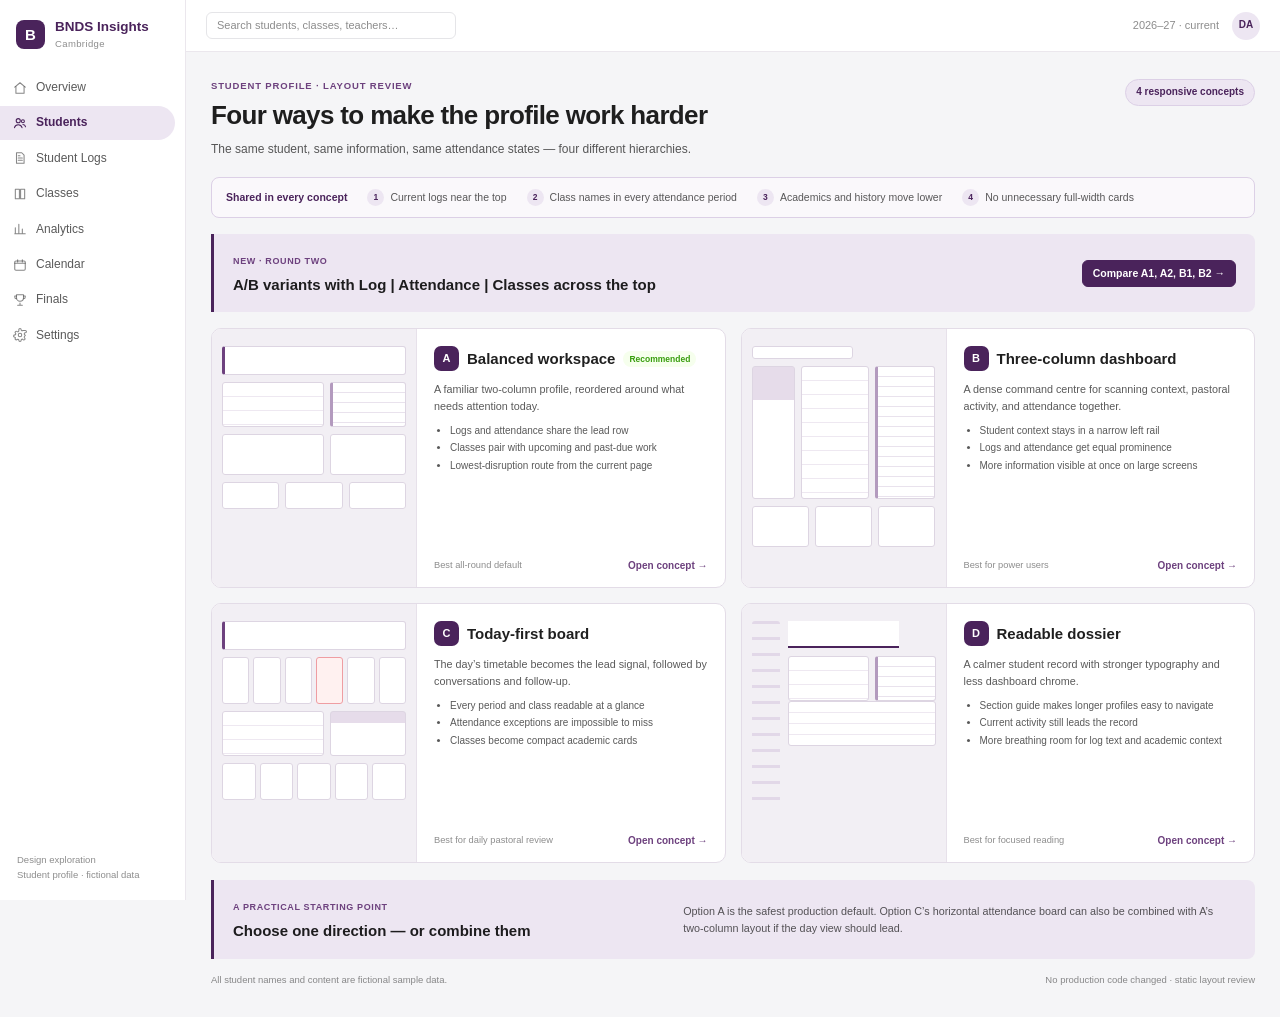
<file: index.html>
<!doctype html>
<html lang="en">
<head>
  <meta charset="utf-8">
  <meta name="viewport" content="width=device-width,initial-scale=1">
  <title>Student profile — four layout concepts</title>
  <link rel="stylesheet" href="styles.css">
  <link rel="stylesheet" href="variants.css">
  <script src="shared.js" defer></script>
</head>
<body class="chooser-body">
  <div class="app">
    <student-sidebar></student-sidebar>
    <div class="workspace">
      <header class="app-topbar">
        <div class="mobile-brand">BNDS Insights</div>
        <div class="top-search">Search students, classes, teachers…</div>
        <div class="top-context"><span>2026–27 · current</span><span class="user-avatar">DA</span></div>
      </header>
      <main class="main chooser-main">
        <div class="chooser-heading">
          <div>
            <div class="eyebrow">Student profile · layout review</div>
            <h1>Four ways to make the profile work harder</h1>
            <p>The same student, same information, same attendance states — four different hierarchies.</p>
          </div>
          <span class="review-badge">4 responsive concepts</span>
        </div>

        <section class="shared-improvements" aria-label="Shared improvements">
          <strong>Shared in every concept</strong>
          <span><i>1</i>Current logs near the top</span>
          <span><i>2</i>Class names in every attendance period</span>
          <span><i>3</i>Academics and history move lower</span>
          <span><i>4</i>No unnecessary full-width cards</span>
        </section>

        <section class="decision-note round-two-callout">
          <div><span class="decision-label">New · round two</span><h2>A/B variants with Log | Attendance | Classes across the top</h2></div>
          <a class="btn primary" href="three-columns.html">Compare A1, A2, B1, B2 →</a>
        </section>

        <div class="concept-grid">
          <a class="concept-card" href="option-a-workspace.html">
            <div class="concept-preview preview-a" aria-hidden="true">
              <div class="wire-header"></div>
              <div class="wire-columns two"><span class="wire-log"></span><span class="wire-attendance"></span></div>
              <div class="wire-columns two lower"><span></span><span></span></div>
              <div class="wire-columns three tiny"><span></span><span></span><span></span></div>
            </div>
            <div class="concept-copy">
              <div class="concept-title-row"><span class="concept-letter">A</span><h2>Balanced workspace</h2><span class="recommended">Recommended</span></div>
              <p>A familiar two-column profile, reordered around what needs attention today.</p>
              <ul><li>Logs and attendance share the lead row</li><li>Classes pair with upcoming and past-due work</li><li>Lowest-disruption route from the current page</li></ul>
              <div class="concept-footer"><span>Best all-round default</span><b>Open concept →</b></div>
            </div>
          </a>

          <a class="concept-card" href="option-b-columns.html">
            <div class="concept-preview preview-b" aria-hidden="true">
              <div class="wire-toolbar"></div>
              <div class="wire-columns three tall"><span class="wire-context"></span><span class="wire-log"></span><span class="wire-attendance"></span></div>
              <div class="wire-columns three lower"><span></span><span></span><span></span></div>
            </div>
            <div class="concept-copy">
              <div class="concept-title-row"><span class="concept-letter">B</span><h2>Three-column dashboard</h2></div>
              <p>A dense command centre for scanning context, pastoral activity, and attendance together.</p>
              <ul><li>Student context stays in a narrow left rail</li><li>Logs and attendance get equal prominence</li><li>More information visible at once on large screens</li></ul>
              <div class="concept-footer"><span>Best for power users</span><b>Open concept →</b></div>
            </div>
          </a>

          <a class="concept-card" href="option-c-today.html">
            <div class="concept-preview preview-c" aria-hidden="true">
              <div class="wire-header"></div>
              <div class="wire-board"><span></span><span></span><span></span><span></span><span></span><span></span></div>
              <div class="wire-columns two"><span class="wire-log"></span><span class="wire-context"></span></div>
              <div class="wire-class-cards"><span></span><span></span><span></span><span></span><span></span></div>
            </div>
            <div class="concept-copy">
              <div class="concept-title-row"><span class="concept-letter">C</span><h2>Today-first board</h2></div>
              <p>The day’s timetable becomes the lead signal, followed by conversations and follow-up.</p>
              <ul><li>Every period and class readable at a glance</li><li>Attendance exceptions are impossible to miss</li><li>Classes become compact academic cards</li></ul>
              <div class="concept-footer"><span>Best for daily pastoral review</span><b>Open concept →</b></div>
            </div>
          </a>

          <a class="concept-card" href="option-d-dossier.html">
            <div class="concept-preview preview-d" aria-hidden="true">
              <div class="wire-dossier"><span class="wire-guide"></span><div><div class="wire-title"></div><div class="wire-columns two"><span class="wire-log"></span><span class="wire-attendance"></span></div><div class="wire-lines"></div></div></div>
            </div>
            <div class="concept-copy">
              <div class="concept-title-row"><span class="concept-letter">D</span><h2>Readable dossier</h2></div>
              <p>A calmer student record with stronger typography and less dashboard chrome.</p>
              <ul><li>Section guide makes longer profiles easy to navigate</li><li>Current activity still leads the record</li><li>More breathing room for log text and academic context</li></ul>
              <div class="concept-footer"><span>Best for focused reading</span><b>Open concept →</b></div>
            </div>
          </a>
        </div>

        <section class="decision-note">
          <div><span class="decision-label">A practical starting point</span><h2>Choose one direction — or combine them</h2></div>
          <p>Option A is the safest production default. Option C’s horizontal attendance board can also be combined with A’s two-column layout if the day view should lead.</p>
        </section>
        <footer class="mockup-foot"><span>All student names and content are fictional sample data.</span><span>No production code changed · static layout review</span></footer>
      </main>
    </div>
  </div>
</body>
</html>
</file>
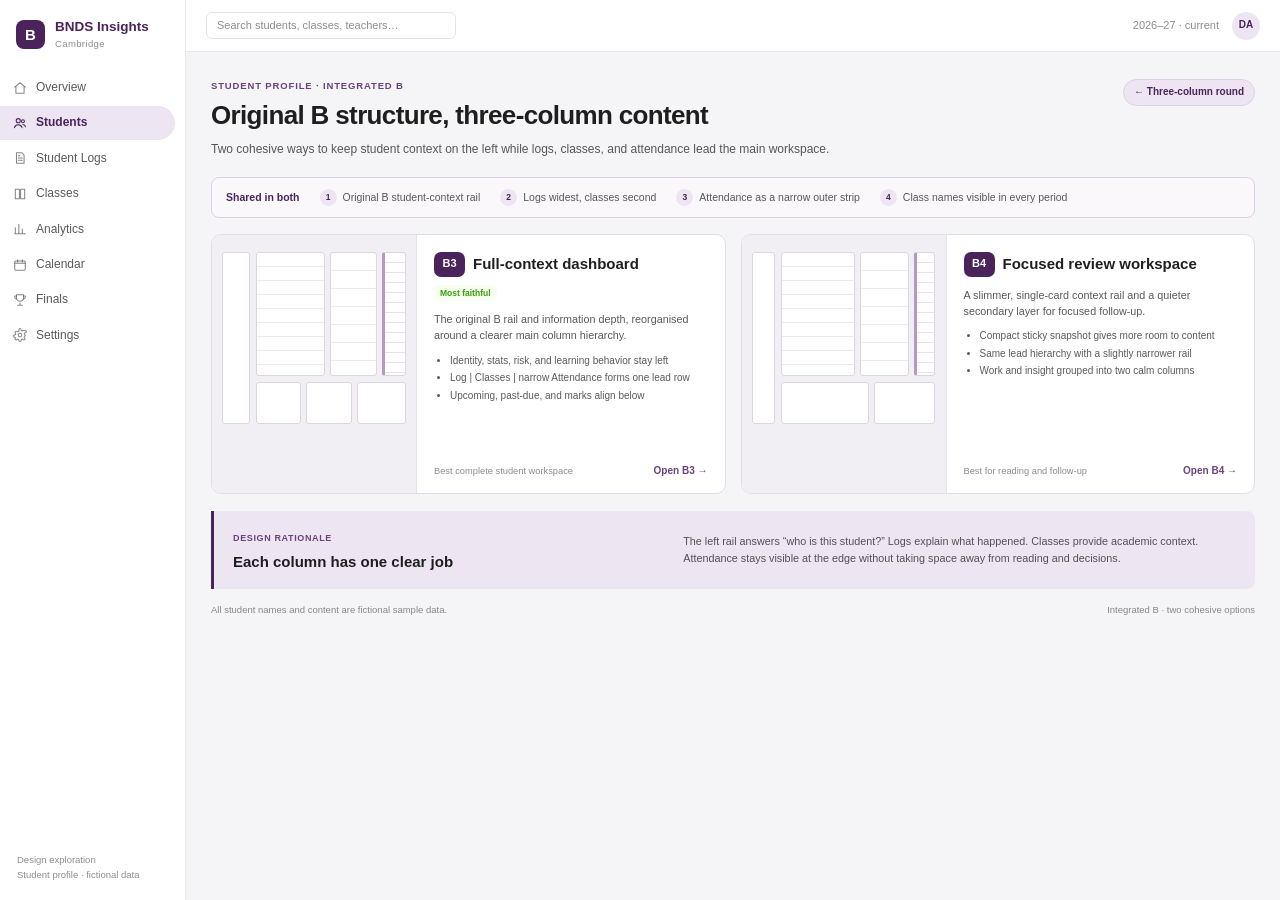
<file: integrated.html>
<!doctype html>
<html lang="en">
<head>
  <meta charset="utf-8">
  <meta name="viewport" content="width=device-width,initial-scale=1">
  <title>Student profile — integrated B options</title>
  <link rel="stylesheet" href="styles.css">
  <link rel="stylesheet" href="variants.css">
  <link rel="stylesheet" href="integrated.css">
  <script src="shared.js" defer></script>
</head>
<body class="chooser-body">
  <div class="app">
    <student-sidebar></student-sidebar>
    <div class="workspace">
      <header class="app-topbar"><div class="mobile-brand">BNDS Insights</div><div class="top-search">Search students, classes, teachers…</div><div class="top-context"><span>2026–27 · current</span><span class="user-avatar">DA</span></div></header>
      <main class="main chooser-main">
        <div class="chooser-heading"><div><div class="eyebrow">Student profile · integrated B</div><h1>Original B structure, three-column content</h1><p>Two cohesive ways to keep student context on the left while logs, classes, and attendance lead the main workspace.</p></div><a class="review-badge" href="three-columns.html">← Three-column round</a></div>
        <section class="shared-improvements" aria-label="Shared integrated features"><strong>Shared in both</strong><span><i>1</i>Original B student-context rail</span><span><i>2</i>Logs widest, classes second</span><span><i>3</i>Attendance as a narrow outer strip</span><span><i>4</i>Class names visible in every period</span></section>
        <div class="concept-grid">
          <a class="concept-card" href="option-b3-integrated.html">
            <div class="concept-preview integrated-preview preview-b3" aria-hidden="true"><div class="wire-integrated"><span></span><div class="wire-integrated-main"><div class="wire-integrated-top"><span class="wire-log"></span><span class="wire-classes"></span><span class="wire-attendance"></span></div><div class="wire-integrated-lower"><span></span><span></span><span></span></div></div></div></div>
            <div class="concept-copy"><div class="concept-title-row"><span class="concept-letter variant-letter">B3</span><h2>Full-context dashboard</h2><span class="recommended">Most faithful</span></div><p>The original B rail and information depth, reorganised around a clearer main column hierarchy.</p><ul><li>Identity, stats, risk, and learning behavior stay left</li><li>Log | Classes | narrow Attendance forms one lead row</li><li>Upcoming, past-due, and marks align below</li></ul><div class="concept-footer"><span>Best complete student workspace</span><b>Open B3 →</b></div></div>
          </a>
          <a class="concept-card" href="option-b4-focused.html">
            <div class="concept-preview integrated-preview preview-b4" aria-hidden="true"><div class="wire-integrated"><span></span><div class="wire-integrated-main"><div class="wire-integrated-top"><span class="wire-log"></span><span class="wire-classes"></span><span class="wire-attendance"></span></div><div class="wire-integrated-lower"><span></span><span></span></div></div></div></div>
            <div class="concept-copy"><div class="concept-title-row"><span class="concept-letter variant-letter">B4</span><h2>Focused review workspace</h2></div><p>A slimmer, single-card context rail and a quieter secondary layer for focused follow-up.</p><ul><li>Compact sticky snapshot gives more room to content</li><li>Same lead hierarchy with a slightly narrower rail</li><li>Work and insight grouped into two calm columns</li></ul><div class="concept-footer"><span>Best for reading and follow-up</span><b>Open B4 →</b></div></div>
          </a>
        </div>
        <section class="decision-note"><div><span class="decision-label">Design rationale</span><h2>Each column has one clear job</h2></div><p>The left rail answers “who is this student?” Logs explain what happened. Classes provide academic context. Attendance stays visible at the edge without taking space away from reading and decisions.</p></section>
        <footer class="mockup-foot"><span>All student names and content are fictional sample data.</span><span>Integrated B · two cohesive options</span></footer>
      </main>
    </div>
  </div>
</body>
</html>
</file>
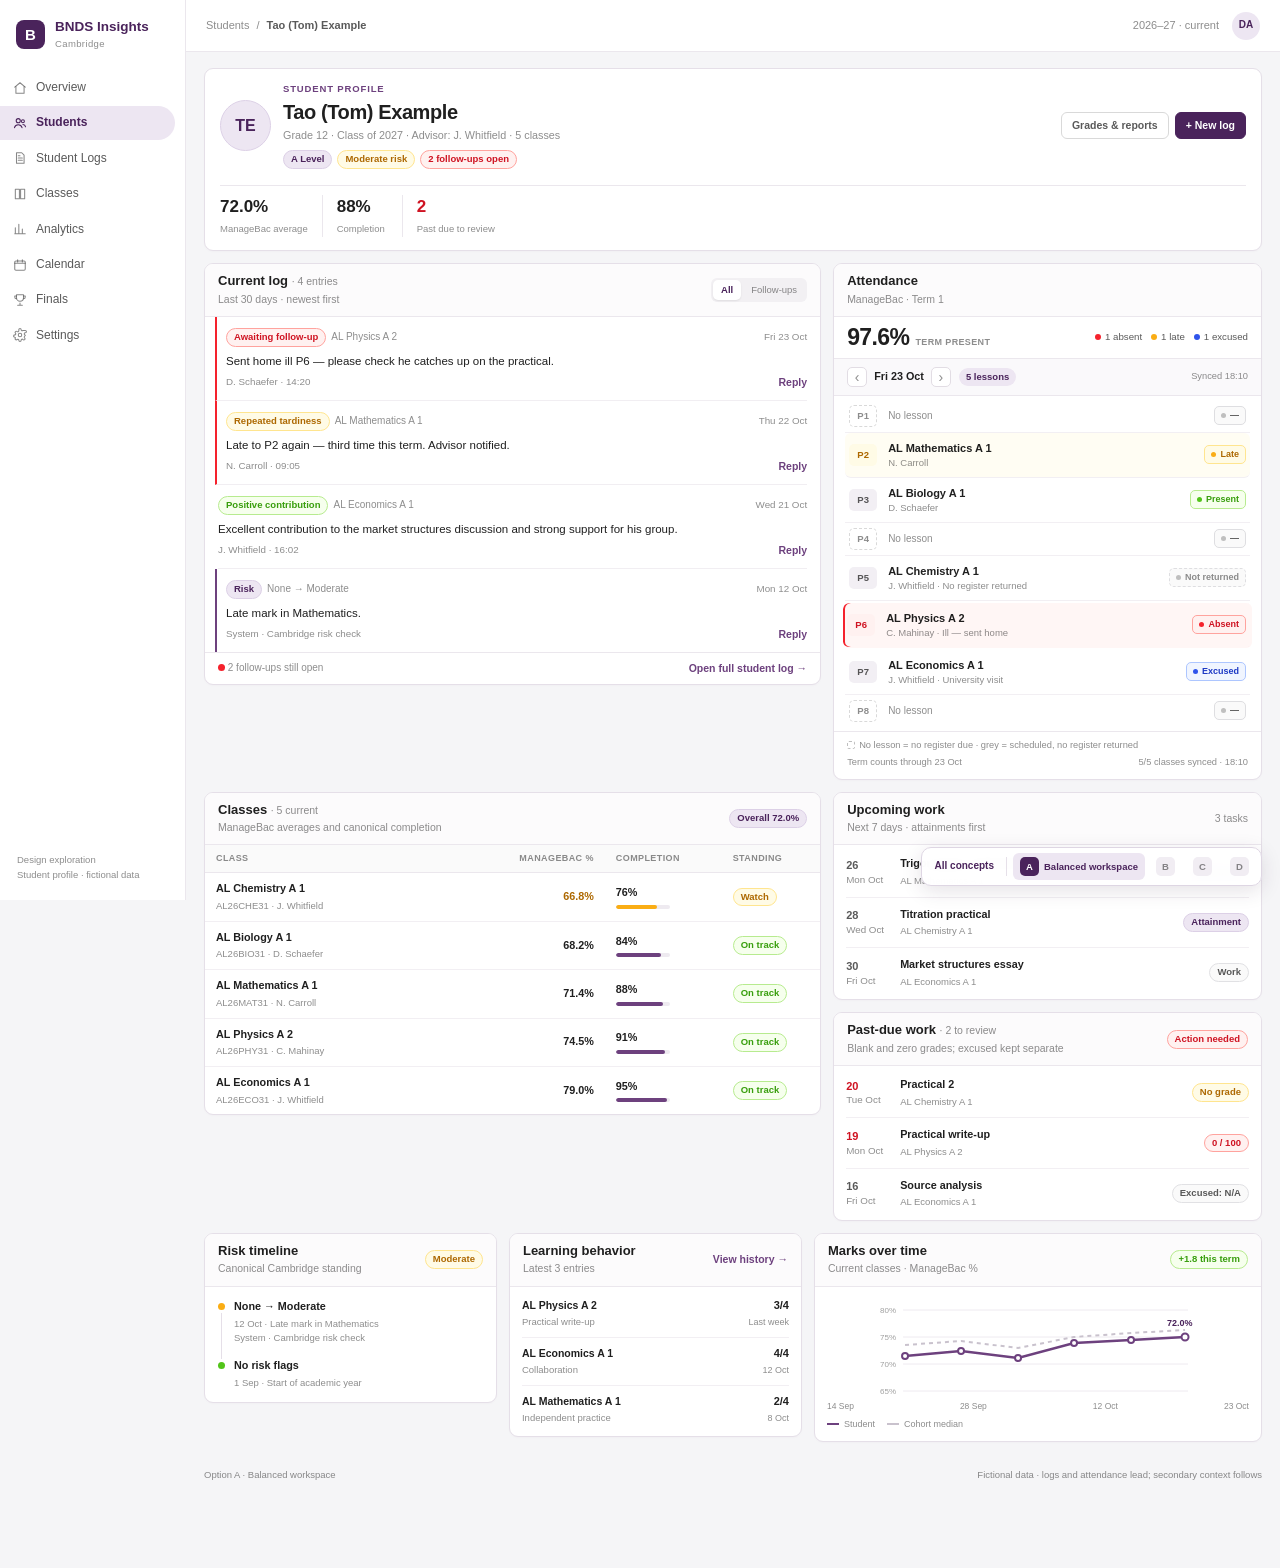
<file: option-a-workspace.html>
<!doctype html>
<html lang="en">
<head>
  <meta charset="utf-8">
  <meta name="viewport" content="width=device-width,initial-scale=1">
  <title>Option A — Balanced student workspace</title>
  <link rel="stylesheet" href="styles.css">
  <script src="shared.js" defer></script>
</head>
<body>
  <div class="app">
    <student-sidebar></student-sidebar>
    <div class="workspace">
      <header class="app-topbar">
        <div class="mobile-brand">BNDS Insights</div>
        <div class="breadcrumbs"><span>Students</span><span>/</span><b>Tao (Tom) Example</b></div>
        <div class="top-context"><span>2026–27 · current</span><span class="user-avatar">DA</span></div>
      </header>
      <main class="main">
        <div class="page-stack">
          <student-header></student-header>
          <div class="a-primary">
            <log-card></log-card>
            <attendance-card></attendance-card>
          </div>
          <div class="a-secondary">
            <classes-card></classes-card>
            <div class="stack work-stack">
              <upcoming-card></upcoming-card>
              <pastdue-card></pastdue-card>
            </div>
          </div>
          <div class="a-tertiary">
            <risk-card></risk-card>
            <behavior-card></behavior-card>
            <marks-card></marks-card>
          </div>
          <footer class="mockup-foot"><span>Option A · Balanced workspace</span><span>Fictional data · logs and attendance lead; secondary context follows</span></footer>
        </div>
      </main>
    </div>
  </div>
  <concept-nav active="a"></concept-nav>
</body>
</html>
</file>
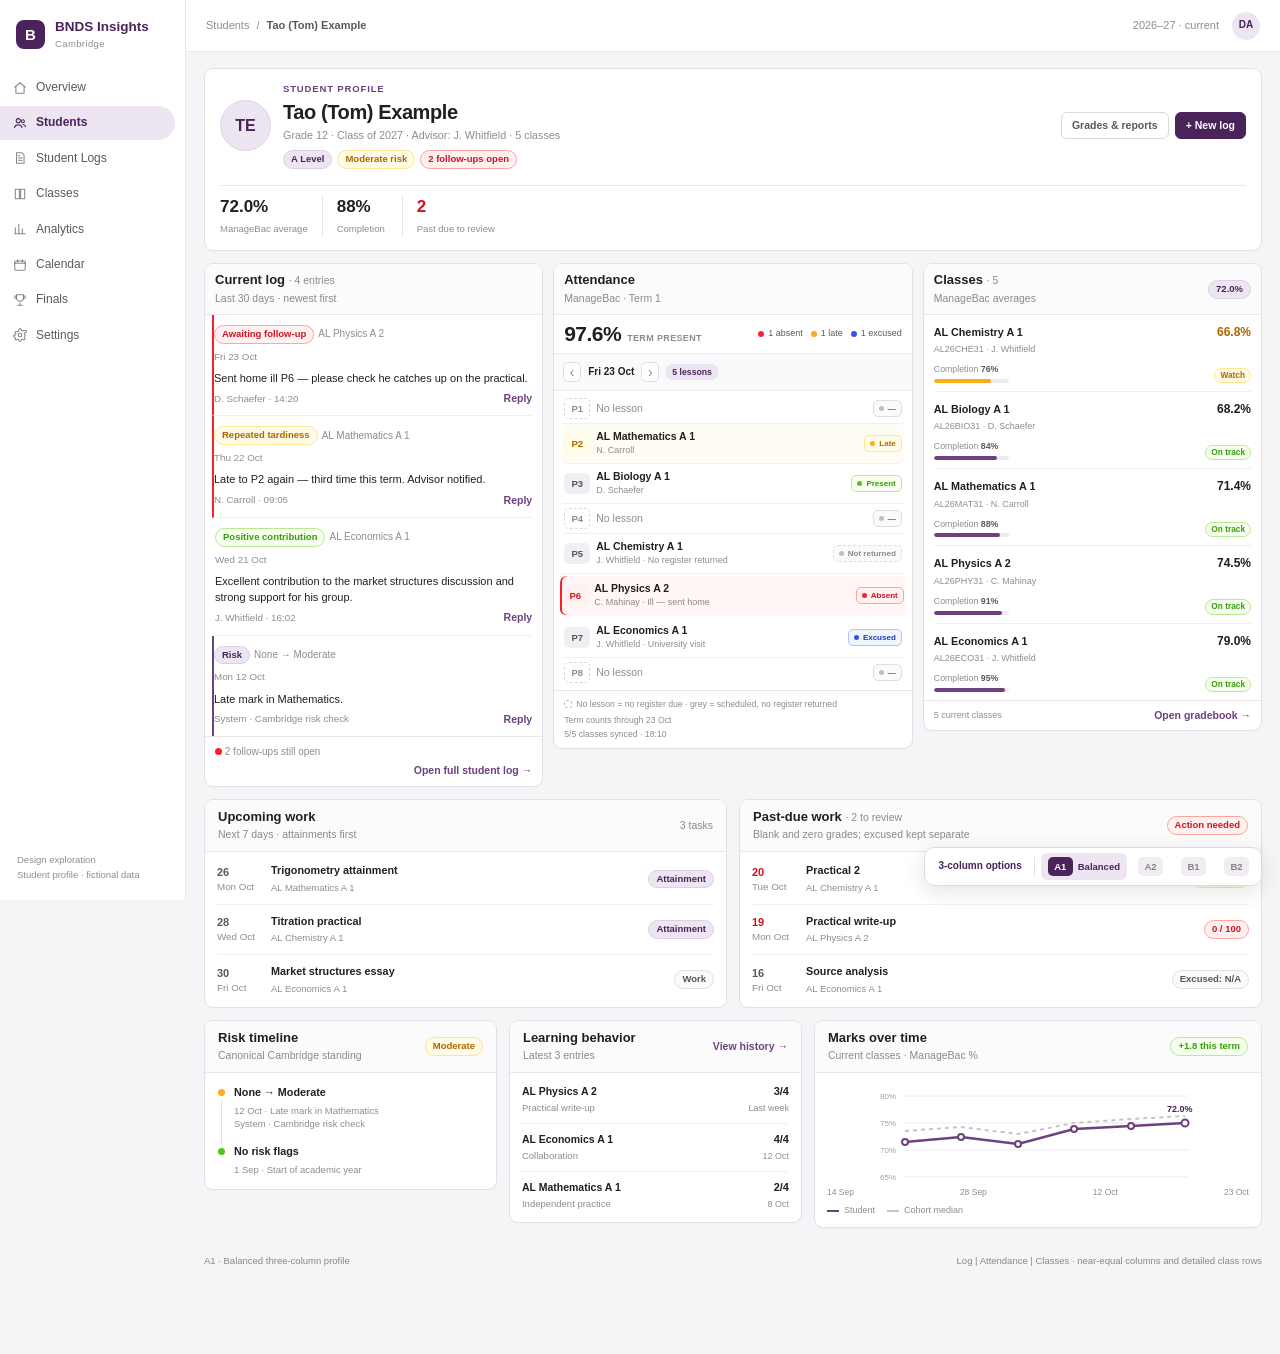
<file: option-a1-three-columns.html>
<!doctype html>
<html lang="en">
<head>
  <meta charset="utf-8">
  <meta name="viewport" content="width=device-width,initial-scale=1">
  <title>A1 — Balanced three-column profile</title>
  <link rel="stylesheet" href="styles.css">
  <link rel="stylesheet" href="variants.css">
  <script src="shared.js" defer></script>
  <script src="variants.js" defer></script>
</head>
<body>
  <div class="app">
    <student-sidebar></student-sidebar>
    <div class="workspace">
      <header class="app-topbar"><div class="mobile-brand">BNDS Insights</div><div class="breadcrumbs"><span>Students</span><span>/</span><b>Tao (Tom) Example</b></div><div class="top-context"><span>2026–27 · current</span><span class="user-avatar">DA</span></div></header>
      <main class="main">
        <div class="page-stack">
          <student-header></student-header>
          <div class="triple-top triple-a1">
            <log-card></log-card>
            <attendance-card></attendance-card>
            <triple-classes-card></triple-classes-card>
          </div>
          <div class="variant-work"><upcoming-card></upcoming-card><pastdue-card></pastdue-card></div>
          <div class="variant-context"><risk-card></risk-card><behavior-card></behavior-card><marks-card></marks-card></div>
          <footer class="mockup-foot"><span>A1 · Balanced three-column profile</span><span>Log | Attendance | Classes · near-equal columns and detailed class rows</span></footer>
        </div>
      </main>
    </div>
  </div>
  <variant-nav active="a1"></variant-nav>
</body>
</html>
</file>
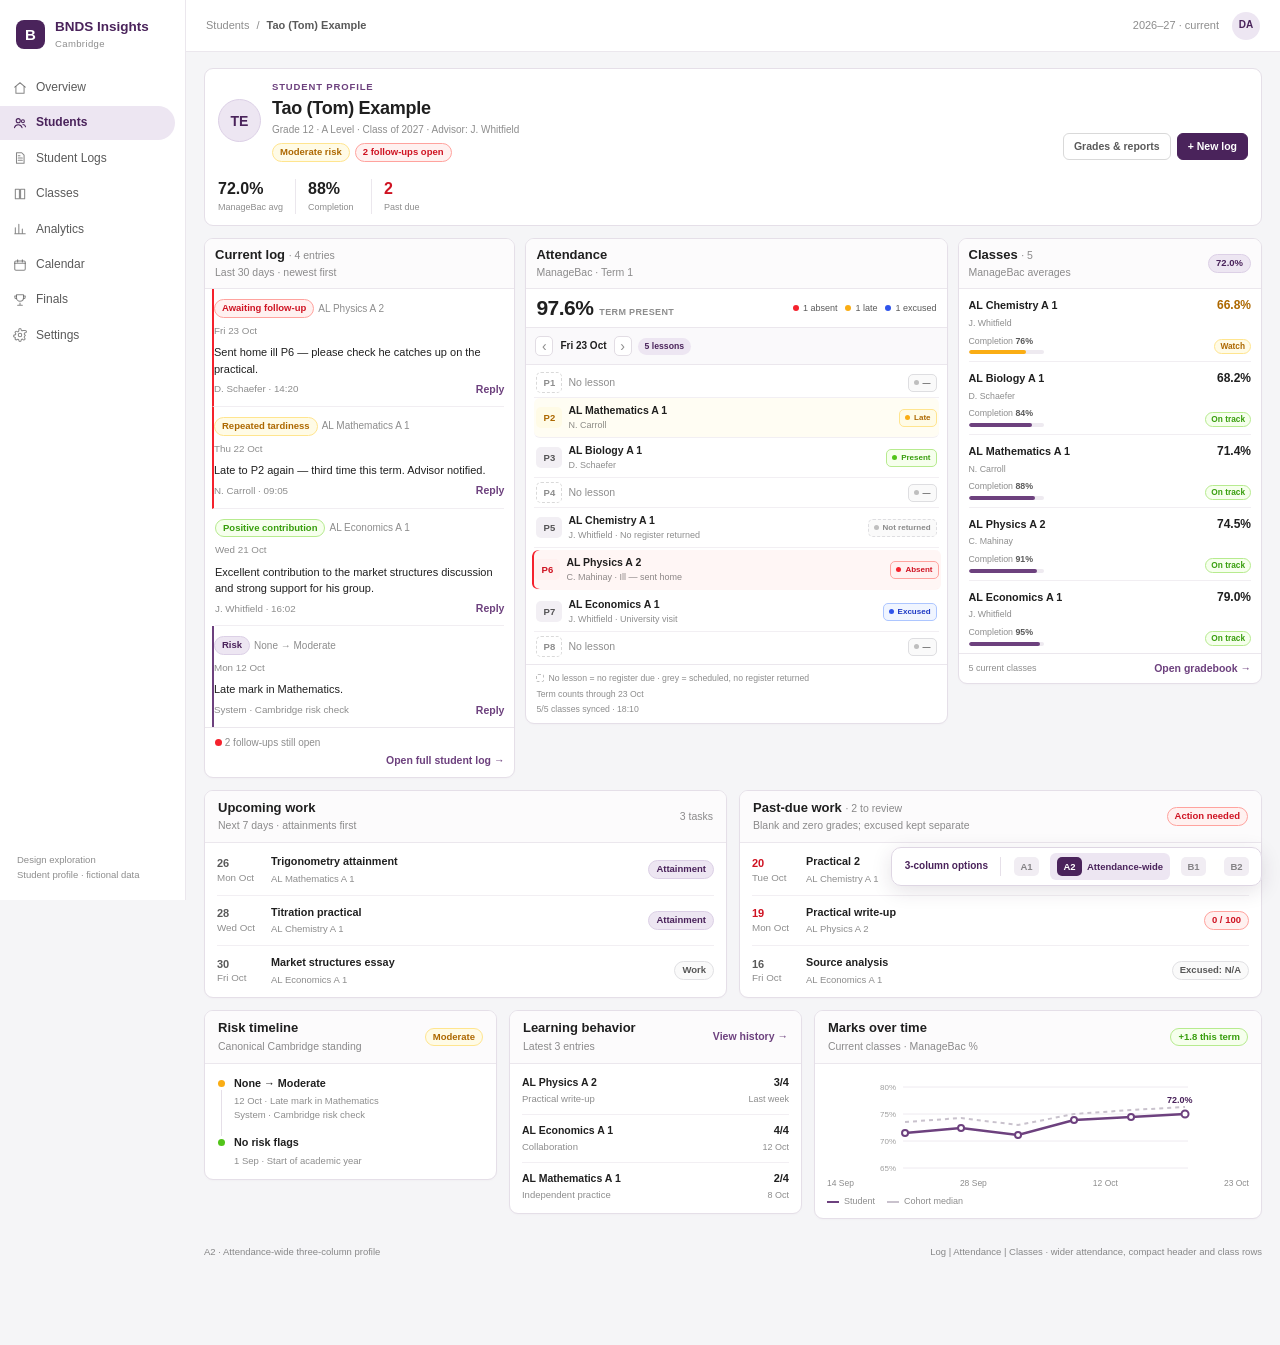
<file: option-a2-three-columns.html>
<!doctype html>
<html lang="en">
<head>
  <meta charset="utf-8">
  <meta name="viewport" content="width=device-width,initial-scale=1">
  <title>A2 — Attendance-wide three-column profile</title>
  <link rel="stylesheet" href="styles.css">
  <link rel="stylesheet" href="variants.css">
  <script src="shared.js" defer></script>
  <script src="variants.js" defer></script>
</head>
<body>
  <div class="app">
    <student-sidebar></student-sidebar>
    <div class="workspace">
      <header class="app-topbar"><div class="mobile-brand">BNDS Insights</div><div class="breadcrumbs"><span>Students</span><span>/</span><b>Tao (Tom) Example</b></div><div class="top-context"><span>2026–27 · current</span><span class="user-avatar">DA</span></div></header>
      <main class="main">
        <div class="page-stack">
          <compact-profile-bar variant="card"></compact-profile-bar>
          <div class="triple-top triple-a2">
            <log-card></log-card>
            <attendance-card></attendance-card>
            <triple-classes-card density="condensed"></triple-classes-card>
          </div>
          <div class="variant-work"><upcoming-card></upcoming-card><pastdue-card></pastdue-card></div>
          <div class="variant-context"><risk-card></risk-card><behavior-card></behavior-card><marks-card></marks-card></div>
          <footer class="mockup-foot"><span>A2 · Attendance-wide three-column profile</span><span>Log | Attendance | Classes · wider attendance, compact header and class rows</span></footer>
        </div>
      </main>
    </div>
  </div>
  <variant-nav active="a2"></variant-nav>
</body>
</html>
</file>
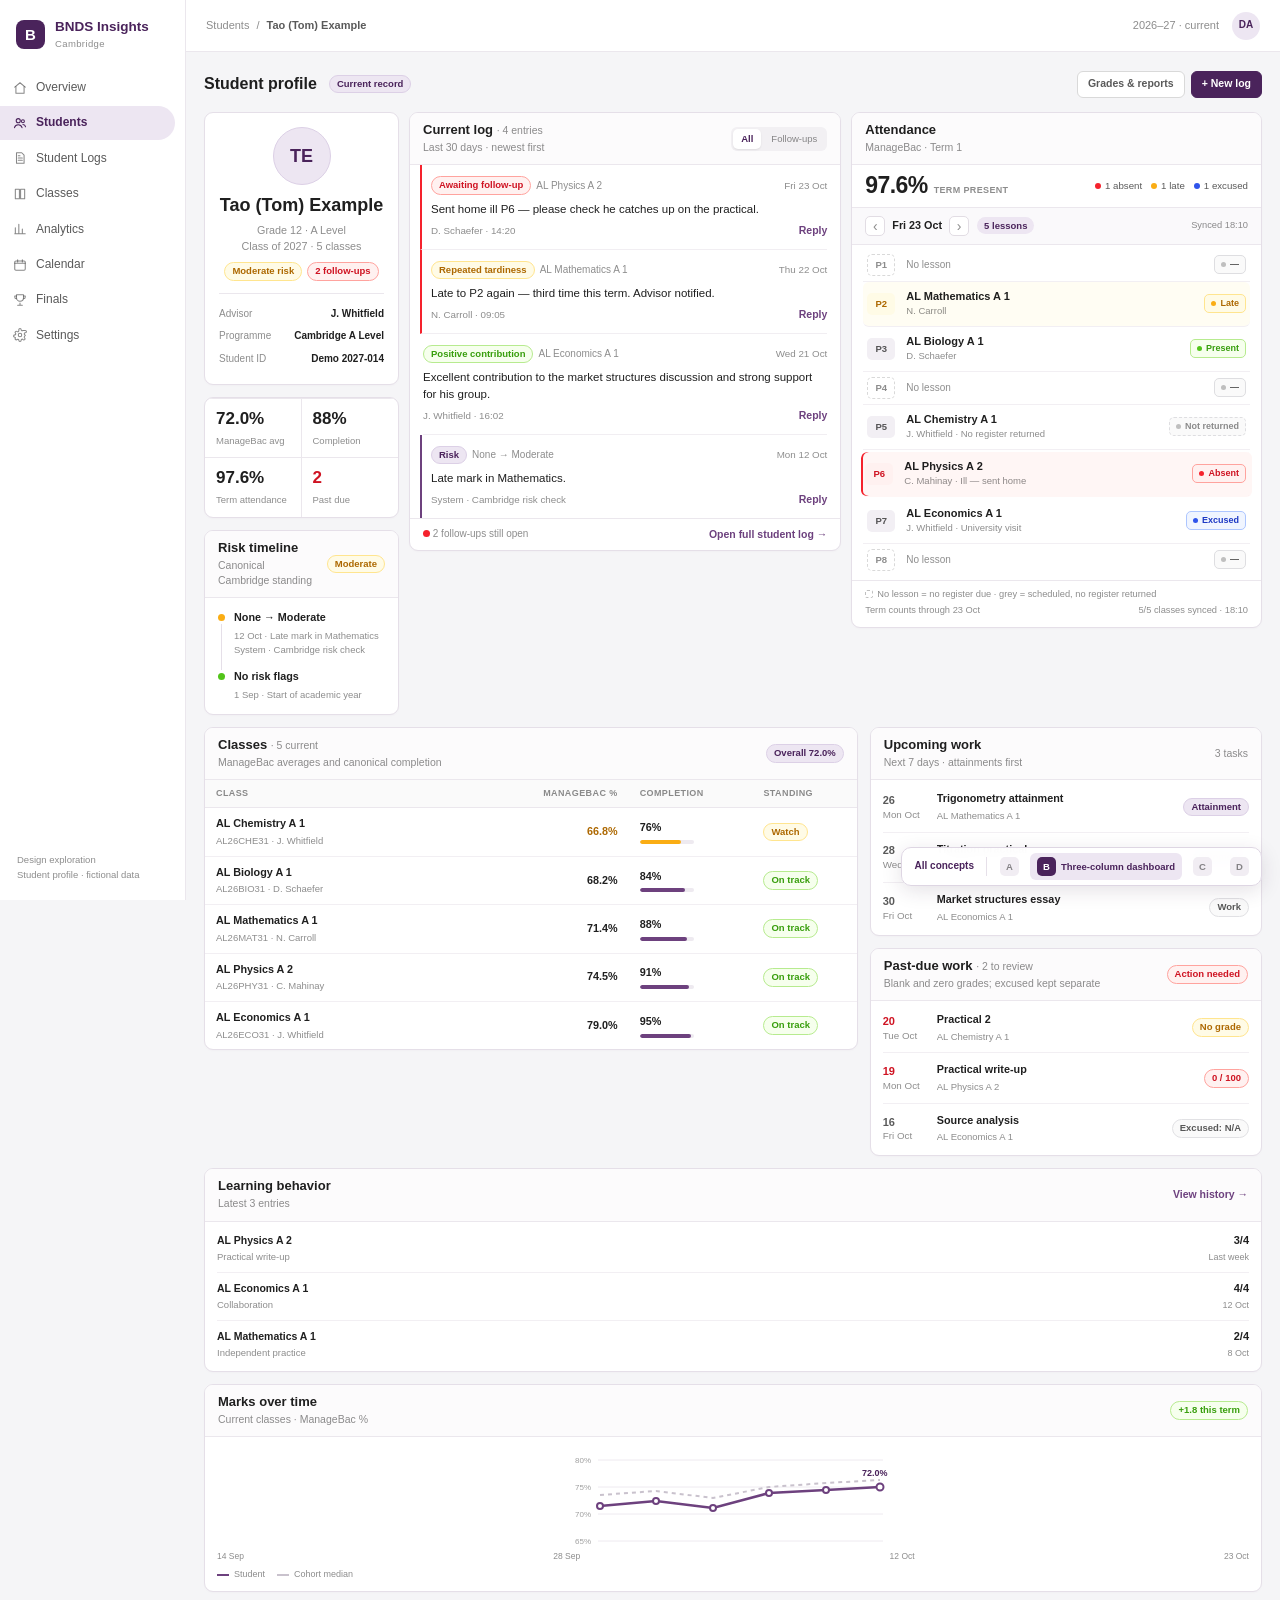
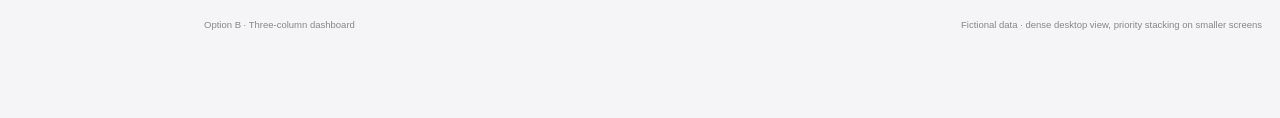
<file: option-b-columns.html>
<!doctype html>
<html lang="en">
<head>
  <meta charset="utf-8">
  <meta name="viewport" content="width=device-width,initial-scale=1">
  <title>Option B — Three-column student dashboard</title>
  <link rel="stylesheet" href="styles.css">
  <script src="shared.js" defer></script>
</head>
<body>
  <div class="app">
    <student-sidebar></student-sidebar>
    <div class="workspace">
      <header class="app-topbar">
        <div class="mobile-brand">BNDS Insights</div>
        <div class="breadcrumbs"><span>Students</span><span>/</span><b>Tao (Tom) Example</b></div>
        <div class="top-context"><span>2026–27 · current</span><span class="user-avatar">DA</span></div>
      </header>
      <main class="main">
        <div class="page-stack">
          <div class="b-toolbar">
            <h1>Student profile</h1><span class="tag purple">Current record</span>
            <div class="header-actions"><span class="btn">Grades &amp; reports</span><span class="btn primary">+ New log</span></div>
          </div>
          <div class="b-top">
            <div class="b-context">
              <section class="card identity-card">
                <div class="student-avatar">TE</div>
                <h1>Tao (Tom) Example</h1>
                <div class="student-meta">Grade 12 · A Level<br>Class of 2027 · 5 classes</div>
                <div class="student-badges"><span class="tag amber">Moderate risk</span><span class="tag red">2 follow-ups</span></div>
                <div class="identity-details">
                  <div class="identity-detail"><span>Advisor</span><b>J. Whitfield</b></div>
                  <div class="identity-detail"><span>Programme</span><b>Cambridge A Level</b></div>
                  <div class="identity-detail"><span>Student ID</span><b>Demo 2027-014</b></div>
                </div>
              </section>
              <section class="card">
                <div class="b-stat-grid">
                  <div class="quick-stat"><strong>72.0%</strong><span>ManageBac avg</span></div>
                  <div class="quick-stat"><strong>88%</strong><span>Completion</span></div>
                  <div class="quick-stat"><strong>97.6%</strong><span>Term attendance</span></div>
                  <div class="quick-stat"><strong class="red">2</strong><span>Past due</span></div>
                </div>
              </section>
              <risk-card></risk-card>
            </div>
            <log-card class="b-log"></log-card>
            <attendance-card class="b-attendance"></attendance-card>
          </div>
          <div class="b-bottom">
            <classes-card></classes-card>
            <div class="stack"><upcoming-card></upcoming-card><pastdue-card></pastdue-card></div>
            <div class="stack"><behavior-card></behavior-card><marks-card></marks-card></div>
          </div>
          <footer class="mockup-foot"><span>Option B · Three-column dashboard</span><span>Fictional data · dense desktop view, priority stacking on smaller screens</span></footer>
        </div>
      </main>
    </div>
  </div>
  <concept-nav active="b"></concept-nav>
</body>
</html>
</file>
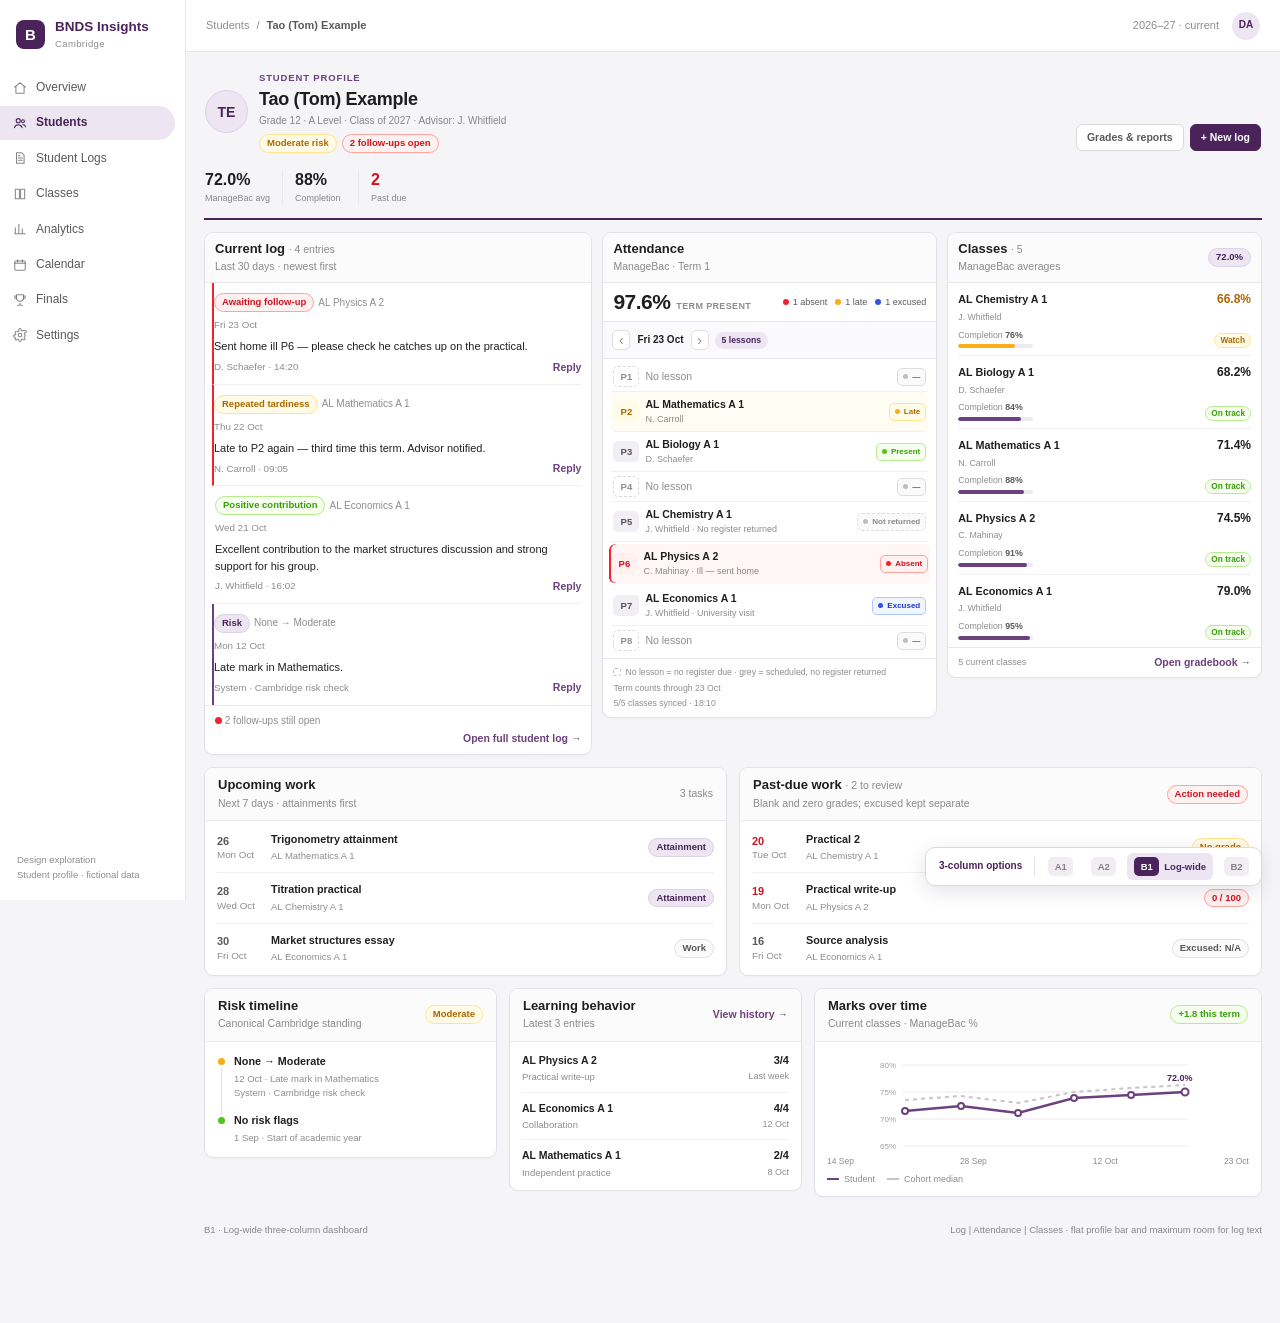
<file: option-b1-three-columns.html>
<!doctype html>
<html lang="en">
<head>
  <meta charset="utf-8">
  <meta name="viewport" content="width=device-width,initial-scale=1">
  <title>B1 — Log-wide three-column dashboard</title>
  <link rel="stylesheet" href="styles.css">
  <link rel="stylesheet" href="variants.css">
  <script src="shared.js" defer></script>
  <script src="variants.js" defer></script>
</head>
<body>
  <div class="app">
    <student-sidebar></student-sidebar>
    <div class="workspace">
      <header class="app-topbar"><div class="mobile-brand">BNDS Insights</div><div class="breadcrumbs"><span>Students</span><span>/</span><b>Tao (Tom) Example</b></div><div class="top-context"><span>2026–27 · current</span><span class="user-avatar">DA</span></div></header>
      <main class="main">
        <div class="page-stack">
          <compact-profile-bar></compact-profile-bar>
          <div class="triple-top triple-b1">
            <log-card></log-card>
            <attendance-card></attendance-card>
            <triple-classes-card density="condensed"></triple-classes-card>
          </div>
          <div class="variant-work"><upcoming-card></upcoming-card><pastdue-card></pastdue-card></div>
          <div class="variant-context"><risk-card></risk-card><behavior-card></behavior-card><marks-card></marks-card></div>
          <footer class="mockup-foot"><span>B1 · Log-wide three-column dashboard</span><span>Log | Attendance | Classes · flat profile bar and maximum room for log text</span></footer>
        </div>
      </main>
    </div>
  </div>
  <variant-nav active="b1"></variant-nav>
</body>
</html>
</file>
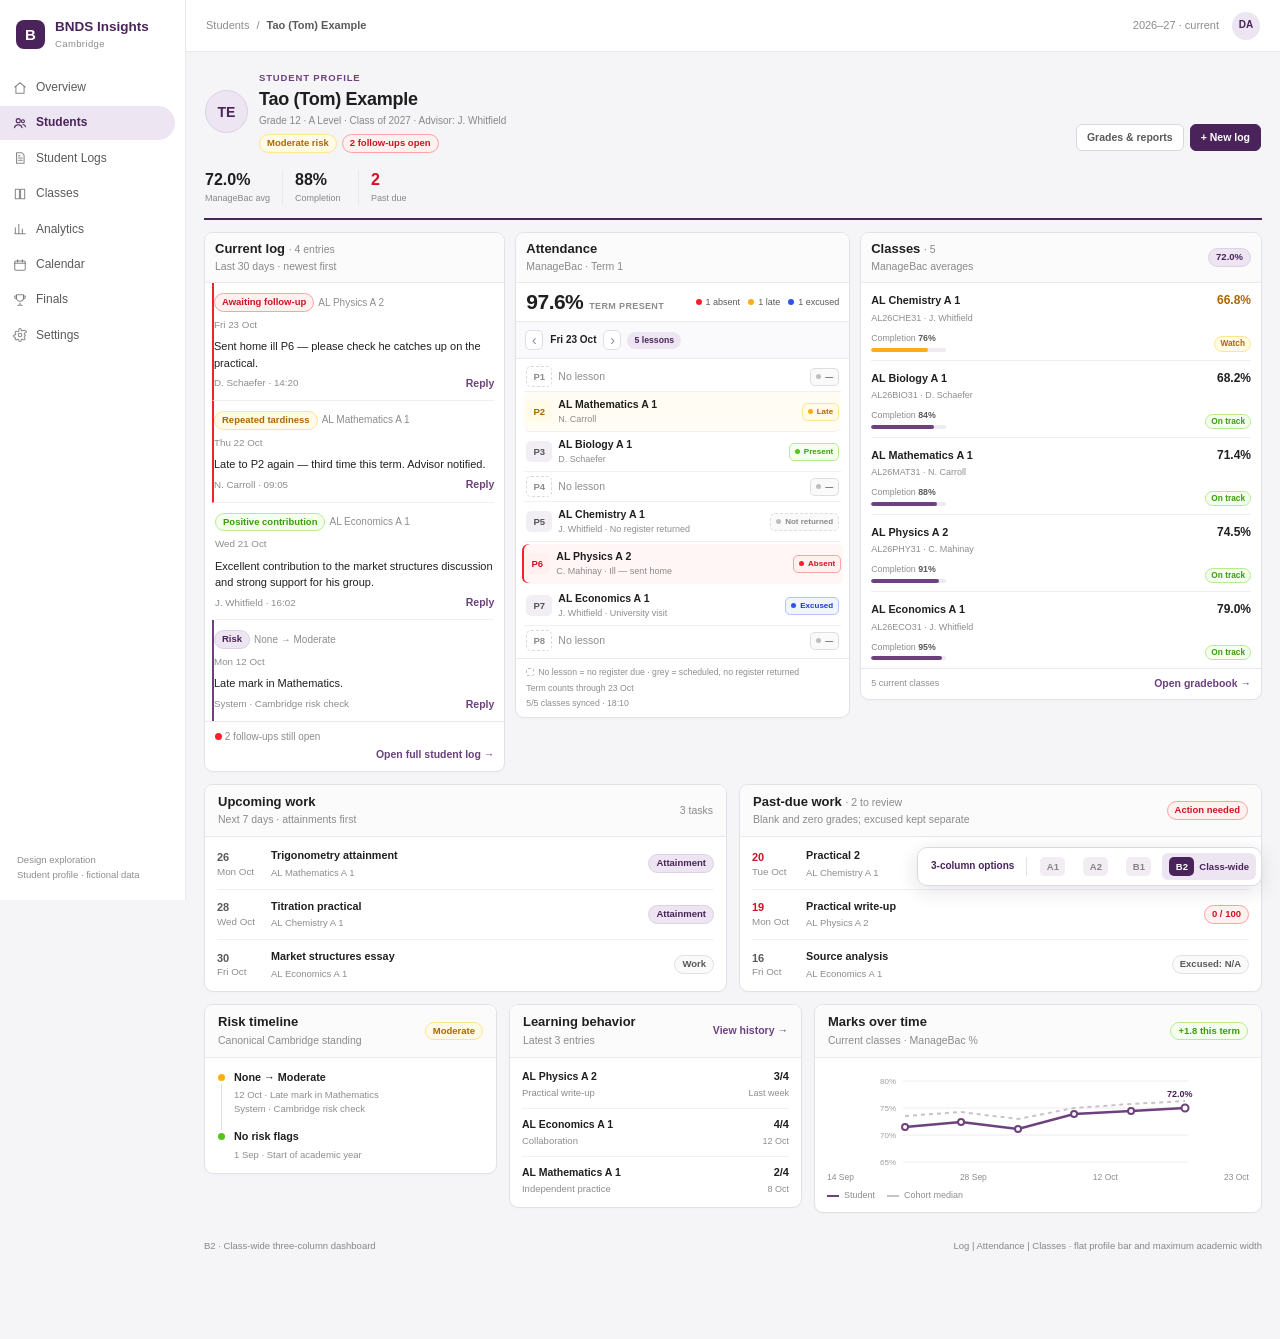
<file: option-b2-three-columns.html>
<!doctype html>
<html lang="en">
<head>
  <meta charset="utf-8">
  <meta name="viewport" content="width=device-width,initial-scale=1">
  <title>B2 — Class-wide three-column dashboard</title>
  <link rel="stylesheet" href="styles.css">
  <link rel="stylesheet" href="variants.css">
  <script src="shared.js" defer></script>
  <script src="variants.js" defer></script>
</head>
<body>
  <div class="app">
    <student-sidebar></student-sidebar>
    <div class="workspace">
      <header class="app-topbar"><div class="mobile-brand">BNDS Insights</div><div class="breadcrumbs"><span>Students</span><span>/</span><b>Tao (Tom) Example</b></div><div class="top-context"><span>2026–27 · current</span><span class="user-avatar">DA</span></div></header>
      <main class="main">
        <div class="page-stack">
          <compact-profile-bar></compact-profile-bar>
          <div class="triple-top triple-b2">
            <log-card></log-card>
            <attendance-card></attendance-card>
            <triple-classes-card></triple-classes-card>
          </div>
          <div class="variant-work"><upcoming-card></upcoming-card><pastdue-card></pastdue-card></div>
          <div class="variant-context"><risk-card></risk-card><behavior-card></behavior-card><marks-card></marks-card></div>
          <footer class="mockup-foot"><span>B2 · Class-wide three-column dashboard</span><span>Log | Attendance | Classes · flat profile bar and maximum academic width</span></footer>
        </div>
      </main>
    </div>
  </div>
  <variant-nav active="b2"></variant-nav>
</body>
</html>
</file>
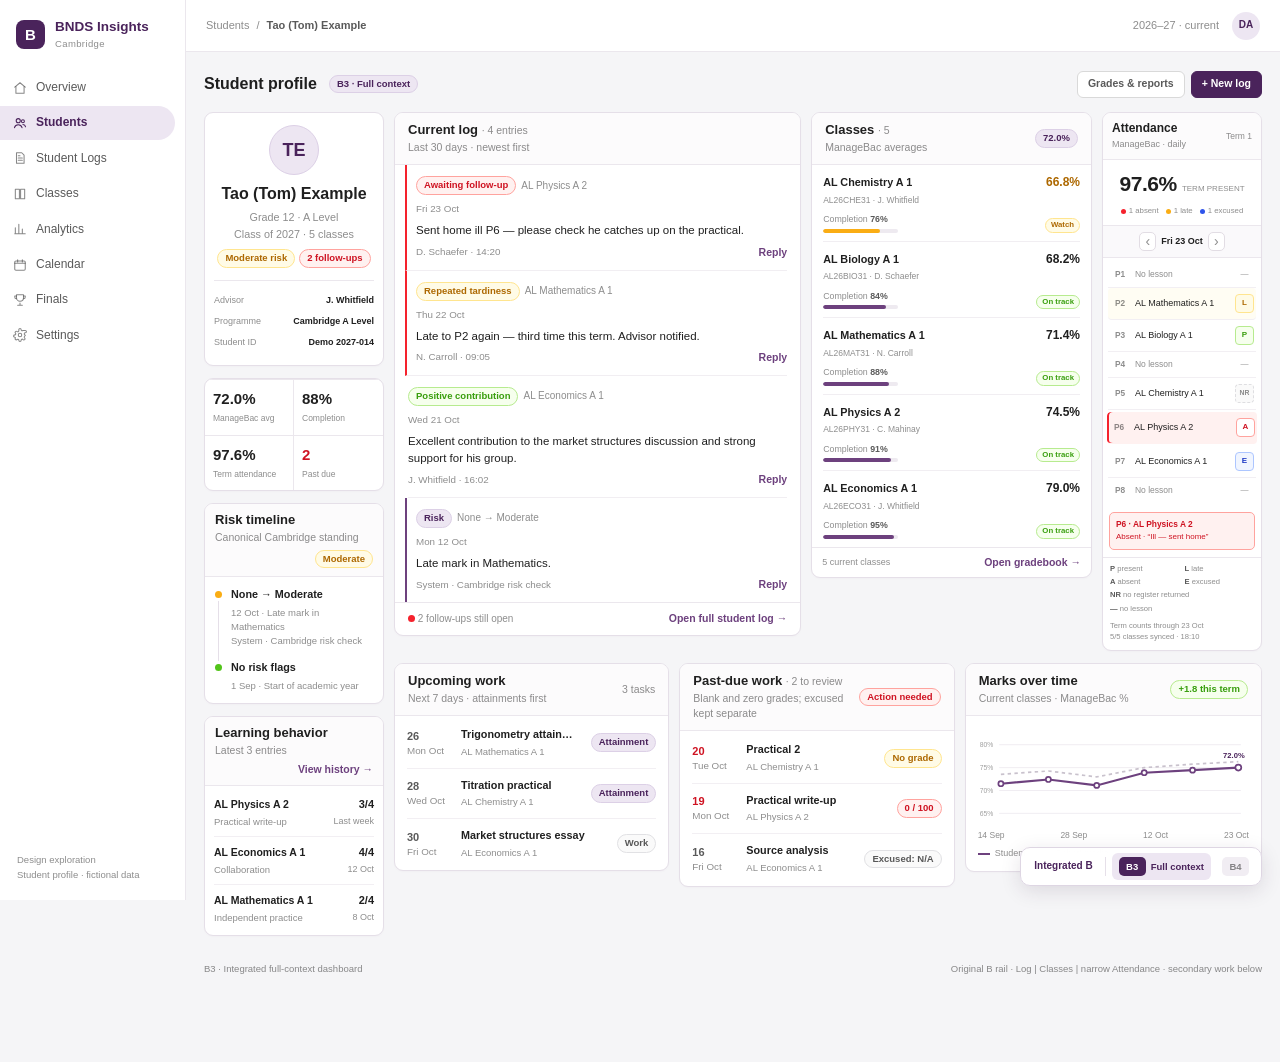
<file: option-b3-integrated.html>
<!doctype html>
<html lang="en">
<head>
  <meta charset="utf-8">
  <meta name="viewport" content="width=device-width,initial-scale=1">
  <title>B3 — Integrated full-context dashboard</title>
  <link rel="stylesheet" href="styles.css">
  <link rel="stylesheet" href="variants.css">
  <link rel="stylesheet" href="integrated.css">
  <script src="shared.js" defer></script>
  <script src="variants.js" defer></script>
  <script src="integrated.js" defer></script>
</head>
<body>
  <div class="app">
    <student-sidebar></student-sidebar>
    <div class="workspace">
      <header class="app-topbar"><div class="mobile-brand">BNDS Insights</div><div class="breadcrumbs"><span>Students</span><span>/</span><b>Tao (Tom) Example</b></div><div class="top-context"><span>2026–27 · current</span><span class="user-avatar">DA</span></div></header>
      <main class="main">
        <div class="page-stack">
          <div class="b-toolbar"><h1>Student profile</h1><span class="tag purple">B3 · Full context</span><div class="header-actions"><span class="btn">Grades &amp; reports</span><span class="btn primary">+ New log</span></div></div>
          <div class="integrated-shell">
            <aside class="integrated-context" aria-label="Student context">
              <section class="card identity-card"><div class="student-avatar">TE</div><h1>Tao (Tom) Example</h1><div class="student-meta">Grade 12 · A Level<br>Class of 2027 · 5 classes</div><div class="student-badges"><span class="tag amber">Moderate risk</span><span class="tag red">2 follow-ups</span></div><div class="identity-details"><div class="identity-detail"><span>Advisor</span><b>J. Whitfield</b></div><div class="identity-detail"><span>Programme</span><b>Cambridge A Level</b></div><div class="identity-detail"><span>Student ID</span><b>Demo 2027-014</b></div></div></section>
              <section class="card"><div class="b-stat-grid"><div class="quick-stat"><strong>72.0%</strong><span>ManageBac avg</span></div><div class="quick-stat"><strong>88%</strong><span>Completion</span></div><div class="quick-stat"><strong>97.6%</strong><span>Term attendance</span></div><div class="quick-stat"><strong class="red">2</strong><span>Past due</span></div></div></section>
              <risk-card></risk-card>
              <behavior-card></behavior-card>
            </aside>
            <div class="integrated-content">
              <div class="integrated-primary"><log-card></log-card><triple-classes-card></triple-classes-card><attendance-strip></attendance-strip></div>
              <div class="integrated-secondary"><upcoming-card></upcoming-card><pastdue-card></pastdue-card><marks-card></marks-card></div>
            </div>
          </div>
          <footer class="mockup-foot"><span>B3 · Integrated full-context dashboard</span><span>Original B rail · Log | Classes | narrow Attendance · secondary work below</span></footer>
        </div>
      </main>
    </div>
  </div>
  <integrated-nav active="b3"></integrated-nav>
</body>
</html>
</file>
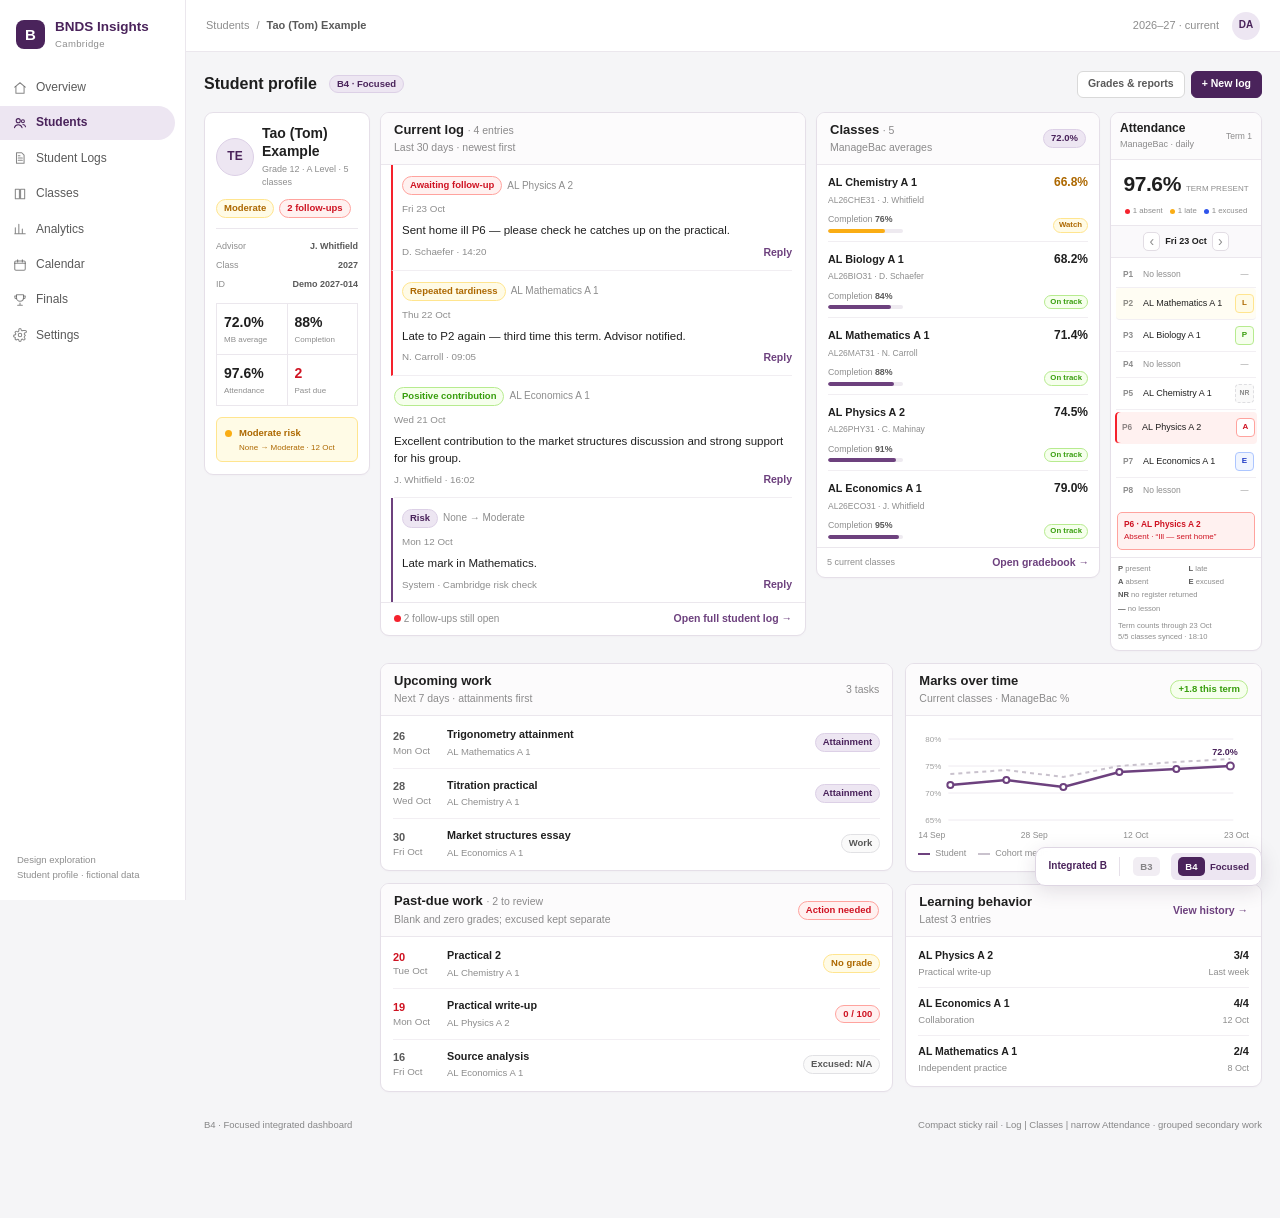
<file: option-b4-focused.html>
<!doctype html>
<html lang="en">
<head>
  <meta charset="utf-8">
  <meta name="viewport" content="width=device-width,initial-scale=1">
  <title>B4 — Focused integrated dashboard</title>
  <link rel="stylesheet" href="styles.css">
  <link rel="stylesheet" href="variants.css">
  <link rel="stylesheet" href="integrated.css">
  <script src="shared.js" defer></script>
  <script src="variants.js" defer></script>
  <script src="integrated.js" defer></script>
</head>
<body>
  <div class="app">
    <student-sidebar></student-sidebar>
    <div class="workspace">
      <header class="app-topbar"><div class="mobile-brand">BNDS Insights</div><div class="breadcrumbs"><span>Students</span><span>/</span><b>Tao (Tom) Example</b></div><div class="top-context"><span>2026–27 · current</span><span class="user-avatar">DA</span></div></header>
      <main class="main">
        <div class="page-stack">
          <div class="b-toolbar"><h1>Student profile</h1><span class="tag purple">B4 · Focused</span><div class="header-actions"><span class="btn">Grades &amp; reports</span><span class="btn primary">+ New log</span></div></div>
          <div class="integrated-shell focused">
            <aside class="integrated-context" aria-label="Student context">
              <section class="card snapshot-card">
                <div class="snapshot-person"><div class="student-avatar">TE</div><div><h2>Tao (Tom) Example</h2><p>Grade 12 · A Level · 5 classes</p></div></div>
                <div class="student-badges"><span class="tag amber">Moderate</span><span class="tag red">2 follow-ups</span></div>
                <div class="snapshot-details"><div class="snapshot-detail"><span>Advisor</span><b>J. Whitfield</b></div><div class="snapshot-detail"><span>Class</span><b>2027</b></div><div class="snapshot-detail"><span>ID</span><b>Demo 2027-014</b></div></div>
                <div class="snapshot-metrics"><div class="snapshot-metric"><strong>72.0%</strong><span>MB average</span></div><div class="snapshot-metric"><strong>88%</strong><span>Completion</span></div><div class="snapshot-metric"><strong>97.6%</strong><span>Attendance</span></div><div class="snapshot-metric"><strong class="red">2</strong><span>Past due</span></div></div>
                <div class="snapshot-risk"><i class="dot amber"></i><div><b>Moderate risk</b><span>None → Moderate · 12 Oct</span></div></div>
              </section>
            </aside>
            <div class="integrated-content">
              <div class="integrated-primary"><log-card></log-card><triple-classes-card></triple-classes-card><attendance-strip></attendance-strip></div>
              <div class="focused-secondary"><div class="stack"><upcoming-card></upcoming-card><pastdue-card></pastdue-card></div><div class="stack"><marks-card></marks-card><behavior-card></behavior-card></div></div>
            </div>
          </div>
          <footer class="mockup-foot"><span>B4 · Focused integrated dashboard</span><span>Compact sticky rail · Log | Classes | narrow Attendance · grouped secondary work</span></footer>
        </div>
      </main>
    </div>
  </div>
  <integrated-nav active="b4"></integrated-nav>
</body>
</html>
</file>
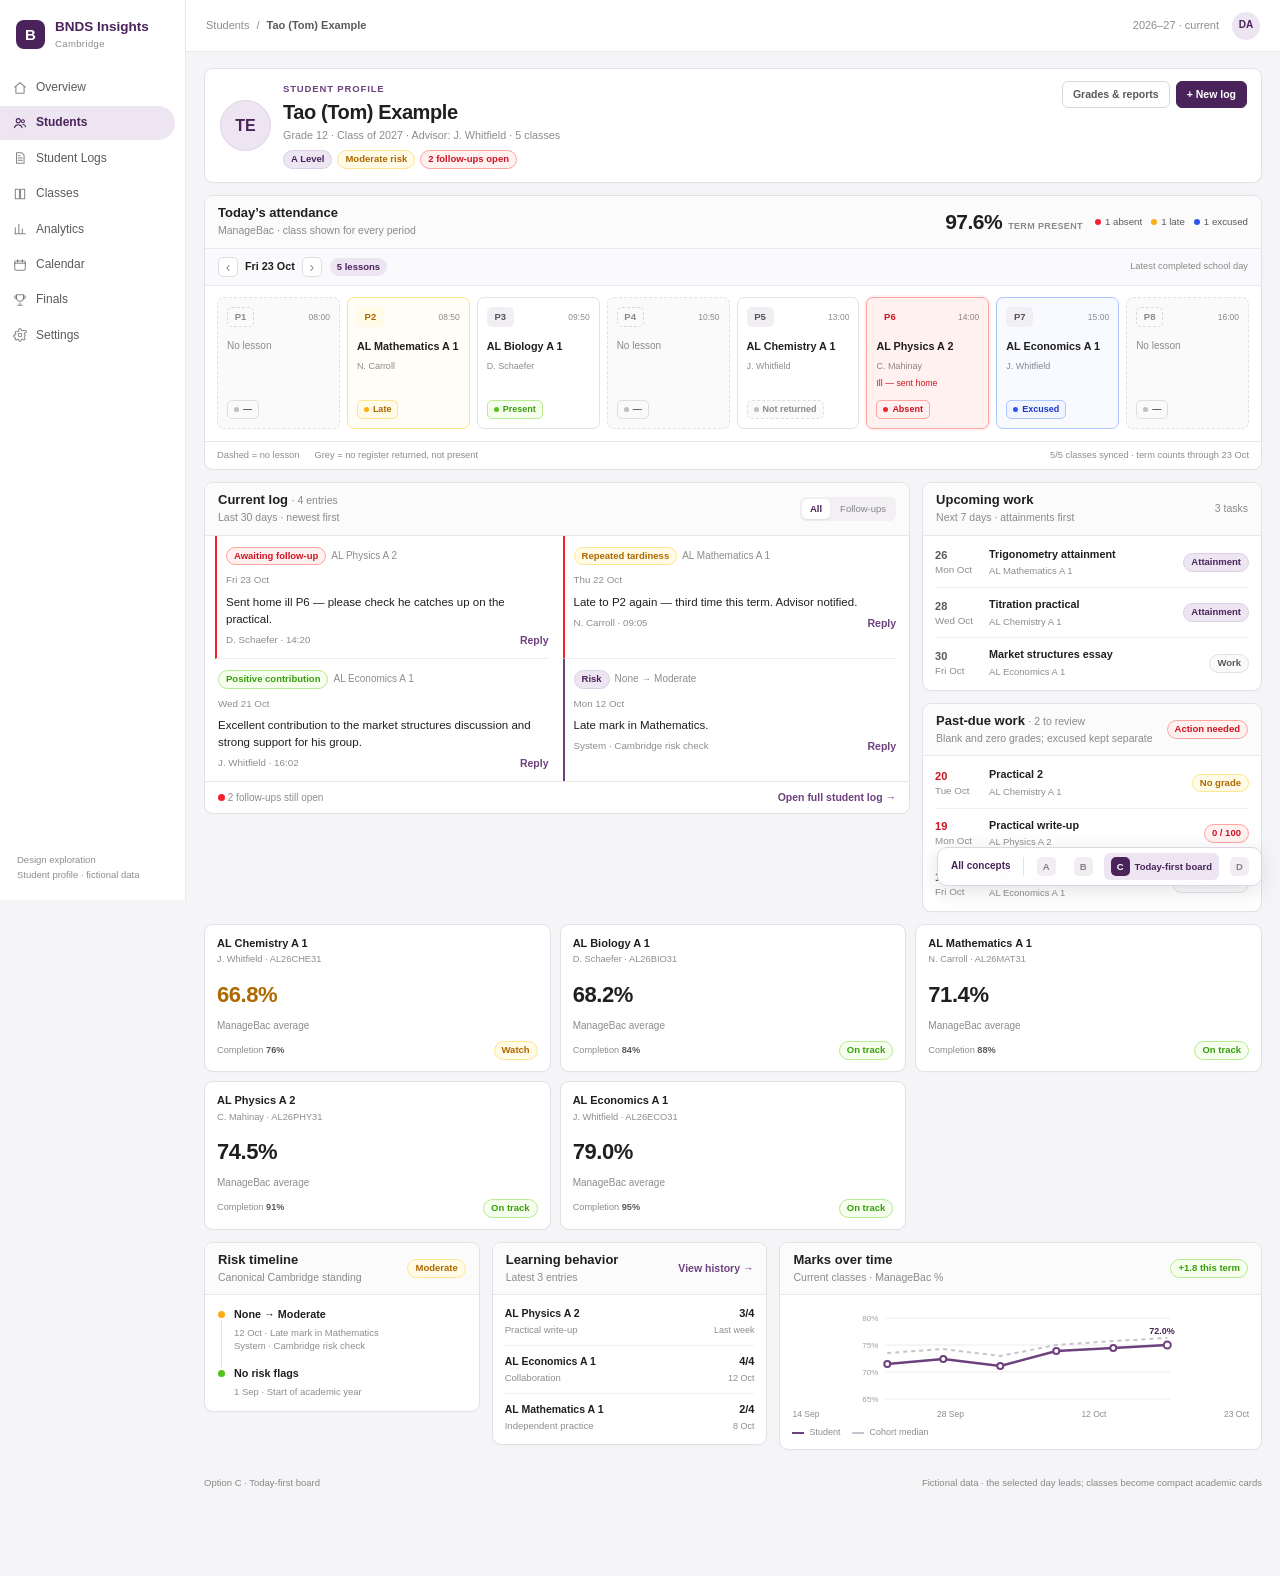
<file: option-c-today.html>
<!doctype html>
<html lang="en">
<head>
  <meta charset="utf-8">
  <meta name="viewport" content="width=device-width,initial-scale=1">
  <title>Option C — Today-first student board</title>
  <link rel="stylesheet" href="styles.css">
  <script src="shared.js" defer></script>
</head>
<body>
  <div class="app">
    <student-sidebar></student-sidebar>
    <div class="workspace">
      <header class="app-topbar">
        <div class="mobile-brand">BNDS Insights</div>
        <div class="breadcrumbs"><span>Students</span><span>/</span><b>Tao (Tom) Example</b></div>
        <div class="top-context"><span>2026–27 · current</span><span class="user-avatar">DA</span></div>
      </header>
      <main class="main">
        <div class="page-stack">
          <student-header mode="today"></student-header>
          <attendance-card mode="board"></attendance-card>
          <div class="c-middle">
            <log-card></log-card>
            <div class="stack"><upcoming-card></upcoming-card><pastdue-card></pastdue-card></div>
          </div>
          <class-cards class="c-classes"></class-cards>
          <div class="c-bottom">
            <risk-card></risk-card>
            <behavior-card></behavior-card>
            <marks-card></marks-card>
          </div>
          <footer class="mockup-foot"><span>Option C · Today-first board</span><span>Fictional data · the selected day leads; classes become compact academic cards</span></footer>
        </div>
      </main>
    </div>
  </div>
  <concept-nav active="c"></concept-nav>
</body>
</html>
</file>
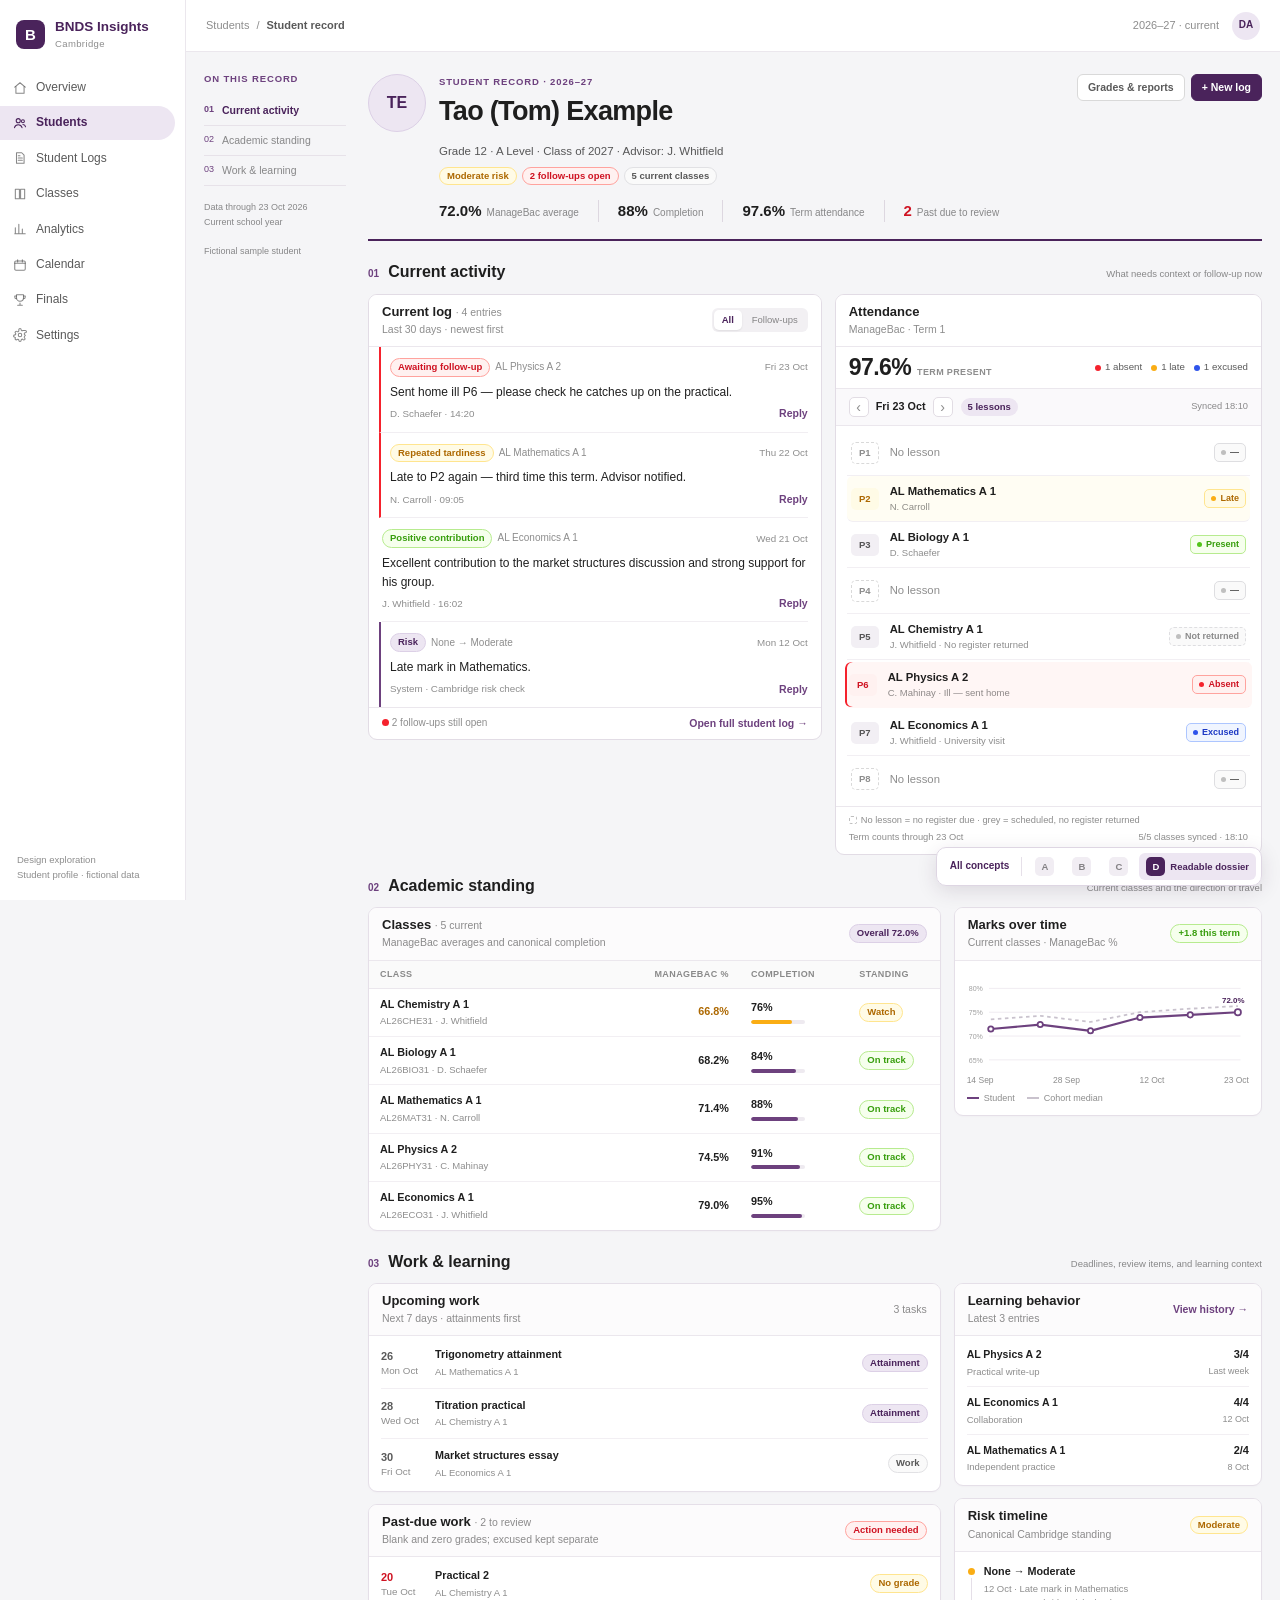
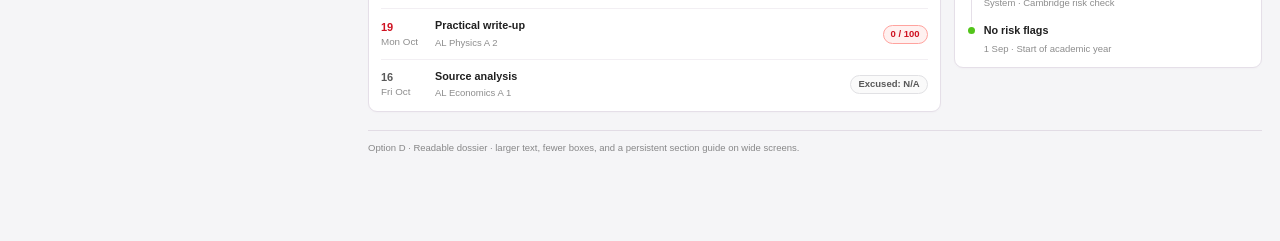
<file: option-d-dossier.html>
<!doctype html>
<html lang="en">
<head>
  <meta charset="utf-8">
  <meta name="viewport" content="width=device-width,initial-scale=1">
  <title>Option D — Readable student dossier</title>
  <link rel="stylesheet" href="styles.css">
  <script src="shared.js" defer></script>
</head>
<body>
  <div class="app">
    <student-sidebar></student-sidebar>
    <div class="workspace">
      <header class="app-topbar">
        <div class="mobile-brand">BNDS Insights</div>
        <div class="breadcrumbs"><span>Students</span><span>/</span><b>Student record</b></div>
        <div class="top-context"><span>2026–27 · current</span><span class="user-avatar">DA</span></div>
      </header>
      <main class="main">
        <div class="dossier-layout">
          <nav class="dossier-guide" aria-label="Student record sections">
            <div class="eyebrow">On this record</div>
            <a class="guide-link active" href="#current"><span>01</span>Current activity</a>
            <a class="guide-link" href="#academics"><span>02</span>Academic standing</a>
            <a class="guide-link" href="#learning"><span>03</span>Work &amp; learning</a>
            <div class="guide-note">Data through 23 Oct 2026<br>Current school year<br><br>Fictional sample student</div>
          </nav>
          <article class="dossier-article">
            <header class="dossier-header">
              <div class="dossier-name-row">
                <div class="student-avatar">TE</div>
                <div><div class="eyebrow">Student record · 2026–27</div><h1>Tao (Tom) Example</h1></div>
                <div class="header-actions"><span class="btn">Grades &amp; reports</span><span class="btn primary">+ New log</span></div>
              </div>
              <div class="dossier-subtitle">Grade 12 · A Level · Class of 2027 · Advisor: J. Whitfield</div>
              <div class="student-badges dossier-badges"><span class="tag amber">Moderate risk</span><span class="tag red">2 follow-ups open</span><span class="tag">5 current classes</span></div>
              <div class="dossier-stats">
                <div class="dossier-stat"><strong>72.0%</strong><span>ManageBac average</span></div>
                <div class="dossier-stat"><strong>88%</strong><span>Completion</span></div>
                <div class="dossier-stat"><strong>97.6%</strong><span>Term attendance</span></div>
                <div class="dossier-stat"><strong class="red">2</strong><span>Past due to review</span></div>
              </div>
            </header>

            <section class="dossier-section" id="current">
              <div class="dossier-section-heading"><span class="section-number">01</span><h2>Current activity</h2><p>What needs context or follow-up now</p></div>
              <div class="d-primary"><log-card></log-card><attendance-card></attendance-card></div>
            </section>

            <section class="dossier-section" id="academics">
              <div class="dossier-section-heading"><span class="section-number">02</span><h2>Academic standing</h2><p>Current classes and the direction of travel</p></div>
              <div class="d-secondary"><classes-card></classes-card><marks-card></marks-card></div>
            </section>

            <section class="dossier-section" id="learning">
              <div class="dossier-section-heading"><span class="section-number">03</span><h2>Work &amp; learning</h2><p>Deadlines, review items, and learning context</p></div>
              <div class="d-secondary">
                <div class="stack"><upcoming-card></upcoming-card><pastdue-card></pastdue-card></div>
                <div class="stack"><behavior-card></behavior-card><risk-card></risk-card></div>
              </div>
            </section>
            <footer class="dossier-end">Option D · Readable dossier · larger text, fewer boxes, and a persistent section guide on wide screens.</footer>
          </article>
        </div>
      </main>
    </div>
  </div>
  <concept-nav active="d"></concept-nav>
</body>
</html>
</file>
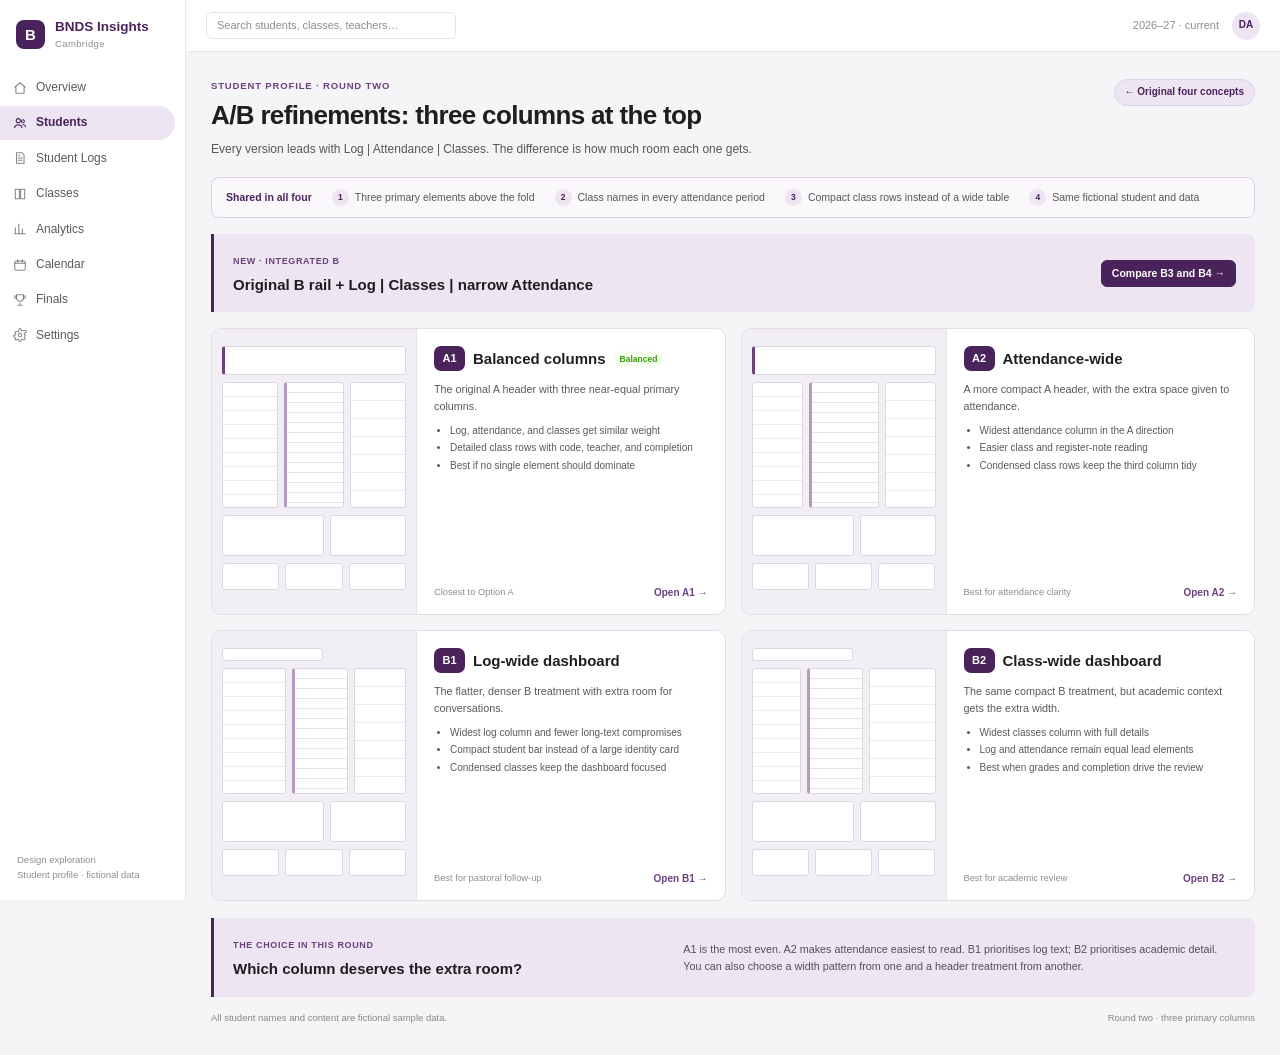
<file: three-columns.html>
<!doctype html>
<html lang="en">
<head>
  <meta charset="utf-8">
  <meta name="viewport" content="width=device-width,initial-scale=1">
  <title>Student profile — A/B three-column variants</title>
  <link rel="stylesheet" href="styles.css">
  <link rel="stylesheet" href="variants.css">
  <script src="shared.js" defer></script>
</head>
<body class="chooser-body">
  <div class="app">
    <student-sidebar></student-sidebar>
    <div class="workspace">
      <header class="app-topbar"><div class="mobile-brand">BNDS Insights</div><div class="top-search">Search students, classes, teachers…</div><div class="top-context"><span>2026–27 · current</span><span class="user-avatar">DA</span></div></header>
      <main class="main chooser-main">
        <div class="chooser-heading">
          <div><div class="eyebrow">Student profile · round two</div><h1>A/B refinements: three columns at the top</h1><p>Every version leads with Log | Attendance | Classes. The difference is how much room each one gets.</p></div>
          <a class="review-badge" href="index.html">← Original four concepts</a>
        </div>
        <section class="shared-improvements" aria-label="Shared variant features"><strong>Shared in all four</strong><span><i>1</i>Three primary elements above the fold</span><span><i>2</i>Class names in every attendance period</span><span><i>3</i>Compact class rows instead of a wide table</span><span><i>4</i>Same fictional student and data</span></section>
        <section class="decision-note round-two-callout"><div><span class="decision-label">New · integrated B</span><h2>Original B rail + Log | Classes | narrow Attendance</h2></div><a class="btn primary" href="integrated.html">Compare B3 and B4 →</a></section>
        <div class="concept-grid">
          <a class="concept-card" href="option-a1-three-columns.html">
            <div class="concept-preview variant-preview preview-a1" aria-hidden="true"><div class="wire-header"></div><div class="wire-columns three tall"><span class="wire-log"></span><span class="wire-attendance"></span><span class="wire-classes"></span></div><div class="wire-columns two lower"><span></span><span></span></div><div class="wire-columns three tiny"><span></span><span></span><span></span></div></div>
            <div class="concept-copy"><div class="concept-title-row"><span class="concept-letter variant-letter">A1</span><h2>Balanced columns</h2><span class="recommended">Balanced</span></div><p>The original A header with three near-equal primary columns.</p><ul><li>Log, attendance, and classes get similar weight</li><li>Detailed class rows with code, teacher, and completion</li><li>Best if no single element should dominate</li></ul><div class="concept-footer"><span>Closest to Option A</span><b>Open A1 →</b></div></div>
          </a>
          <a class="concept-card" href="option-a2-three-columns.html">
            <div class="concept-preview variant-preview preview-a2" aria-hidden="true"><div class="wire-header"></div><div class="wire-columns three tall"><span class="wire-log"></span><span class="wire-attendance"></span><span class="wire-classes"></span></div><div class="wire-columns two lower"><span></span><span></span></div><div class="wire-columns three tiny"><span></span><span></span><span></span></div></div>
            <div class="concept-copy"><div class="concept-title-row"><span class="concept-letter variant-letter">A2</span><h2>Attendance-wide</h2></div><p>A more compact A header, with the extra space given to attendance.</p><ul><li>Widest attendance column in the A direction</li><li>Easier class and register-note reading</li><li>Condensed class rows keep the third column tidy</li></ul><div class="concept-footer"><span>Best for attendance clarity</span><b>Open A2 →</b></div></div>
          </a>
          <a class="concept-card" href="option-b1-three-columns.html">
            <div class="concept-preview variant-preview preview-b1" aria-hidden="true"><div class="wire-toolbar"></div><div class="wire-columns three tall"><span class="wire-log"></span><span class="wire-attendance"></span><span class="wire-classes"></span></div><div class="wire-columns two lower"><span></span><span></span></div><div class="wire-columns three tiny"><span></span><span></span><span></span></div></div>
            <div class="concept-copy"><div class="concept-title-row"><span class="concept-letter variant-letter">B1</span><h2>Log-wide dashboard</h2></div><p>The flatter, denser B treatment with extra room for conversations.</p><ul><li>Widest log column and fewer long-text compromises</li><li>Compact student bar instead of a large identity card</li><li>Condensed classes keep the dashboard focused</li></ul><div class="concept-footer"><span>Best for pastoral follow-up</span><b>Open B1 →</b></div></div>
          </a>
          <a class="concept-card" href="option-b2-three-columns.html">
            <div class="concept-preview variant-preview preview-b2" aria-hidden="true"><div class="wire-toolbar"></div><div class="wire-columns three tall"><span class="wire-log"></span><span class="wire-attendance"></span><span class="wire-classes"></span></div><div class="wire-columns two lower"><span></span><span></span></div><div class="wire-columns three tiny"><span></span><span></span><span></span></div></div>
            <div class="concept-copy"><div class="concept-title-row"><span class="concept-letter variant-letter">B2</span><h2>Class-wide dashboard</h2></div><p>The same compact B treatment, but academic context gets the extra width.</p><ul><li>Widest classes column with full details</li><li>Log and attendance remain equal lead elements</li><li>Best when grades and completion drive the review</li></ul><div class="concept-footer"><span>Best for academic review</span><b>Open B2 →</b></div></div>
          </a>
        </div>
        <section class="decision-note"><div><span class="decision-label">The choice in this round</span><h2>Which column deserves the extra room?</h2></div><p>A1 is the most even. A2 makes attendance easiest to read. B1 prioritises log text; B2 prioritises academic detail. You can also choose a width pattern from one and a header treatment from another.</p></section>
        <footer class="mockup-foot"><span>All student names and content are fictional sample data.</span><span>Round two · three primary columns</span></footer>
      </main>
    </div>
  </div>
</body>
</html>
</file>
<file: styles.css>
:root {
  --purple: #4a235b;
  --purple-2: #6d417e;
  --purple-soft: #ede6f2;
  --purple-border: #dcd0e6;
  --ink: rgba(0, 0, 0, .88);
  --ink-2: rgba(0, 0, 0, .65);
  --ink-3: rgba(0, 0, 0, .45);
  --line: #ebe7ed;
  --surface: #fff;
  --canvas: #f5f5f7;
  --red: #cf1322;
  --red-bg: #fff1f0;
  --red-border: #ffa39e;
  --amber: #ad6800;
  --amber-bg: #fffbe6;
  --amber-border: #ffe58f;
  --green: #389e0d;
  --green-bg: #f6ffed;
  --green-border: #b7eb8f;
  --blue: #1d39c4;
  --blue-bg: #f0f5ff;
  --blue-border: #adc6ff;
}

* { box-sizing: border-box; }
html { scroll-behavior: smooth; }
body { margin: 0; padding-bottom: 58px; background: var(--canvas); color: var(--ink); font: 13px/1.45 -apple-system, BlinkMacSystemFont, "Segoe UI", Roboto, "Helvetica Neue", Arial, sans-serif; -webkit-font-smoothing: antialiased; }
a { color: inherit; text-decoration: none; }
button, input { font: inherit; }
h1, h2, h3, p { margin-top: 0; }
svg { display: block; }
.app { min-height: 100vh; }
student-sidebar, concept-nav { display: contents; }
student-header, log-card, attendance-card, classes-card, class-cards, upcoming-card, pastdue-card, risk-card, behavior-card, marks-card { display: block; min-width: 0; }
.sidebar { position: fixed; inset: 0 auto 0 0; z-index: 30; width: 186px; background: #fff; border-right: 1px solid var(--line); }
.brand { display: flex; align-items: center; gap: 10px; height: 69px; padding: 13px 16px; color: var(--purple); font-size: 13.5px; font-weight: 720; line-height: 1.2; }
.brand small { display: block; margin-top: 3px; color: var(--ink-3); font-size: 9.5px; font-weight: 500; letter-spacing: .04em; }
.brand-mark { display: inline-flex; align-items: center; justify-content: center; width: 29px; height: 29px; flex: none; border-radius: 8px; background: var(--purple); color: #fff; font-size: 15px; font-weight: 750; }
.nav-item { display: flex; align-items: center; gap: 9px; margin: 2px 10px 2px 0; padding: 8px 13px; border-radius: 0 99px 99px 0; color: var(--ink-2); font-size: 12px; }
.nav-item svg { width: 14px; height: 14px; flex: none; opacity: .72; }
.nav-item.active { background: var(--purple-soft); color: var(--purple); font-weight: 650; }
.nav-item.active svg { opacity: 1; }
.sidebar-foot { position: absolute; bottom: 18px; left: 17px; color: var(--ink-3); font-size: 9.5px; line-height: 1.6; }
.workspace { min-width: 0; margin-left: 186px; }
.app-topbar { display: flex; align-items: center; gap: 16px; height: 52px; padding: 0 20px; background: rgba(255, 255, 255, .96); border-bottom: 1px solid var(--line); }
.top-search { width: 250px; padding: 5px 10px; border: 1px solid #e5e5e8; border-radius: 6px; color: var(--ink-3); font-size: 11px; }
.top-context { display: flex; align-items: center; gap: 13px; margin-left: auto; color: var(--ink-3); font-size: 11px; }
.user-avatar { display: inline-flex; align-items: center; justify-content: center; width: 28px; height: 28px; border-radius: 50%; background: var(--purple-soft); color: var(--purple); font-size: 10px; font-weight: 700; }
.mobile-brand { display: none; color: var(--purple); font-weight: 700; }
.breadcrumbs { display: flex; align-items: center; gap: 7px; color: var(--ink-3); font-size: 11px; }
.breadcrumbs b { color: var(--ink-2); font-weight: 550; }
.main { width: 100%; max-width: 1560px; margin: 0 auto; padding: 16px 18px 28px; }
.page-stack { display: flex; flex-direction: column; gap: 12px; }
.card { min-width: 0; background: var(--surface); border: 1px solid #e5dfe8; border-radius: 9px; box-shadow: 0 1px 2px rgba(74, 35, 91, .025); overflow: hidden; }
.card-head { display: flex; align-items: center; gap: 10px; min-height: 43px; padding: 9px 13px; border-bottom: 1px solid var(--line); background: #fcfbfc; }
.card-head > div:first-child { min-width: 0; }
.card-head h2 { margin: 0; font-size: 13px; font-weight: 680; line-height: 1.25; }
.card-head p { margin: 2px 0 0; color: var(--ink-3); font-size: 10.5px; }
.card-head .head-right { margin-left: auto; flex: none; }
.card-body { padding: 12px 14px; }
.head-meta { color: var(--ink-3); font-size: 10.5px; font-weight: 400; }
.eyebrow { margin-bottom: 4px; color: var(--purple-2); font-size: 9.5px; font-weight: 700; letter-spacing: .09em; text-transform: uppercase; }
.muted { color: var(--ink-3); }
.ink-2 { color: var(--ink-2); }
.small { font-size: 11px; }
.tiny { font-size: 10px; }
.strong { font-weight: 650; }
.red { color: var(--red); }
.amber { color: var(--amber); }
.green { color: var(--green); }
.blue { color: var(--blue); }
.text-link { color: var(--purple-2); font-size: 10.5px; font-weight: 600; white-space: nowrap; }
.btn { display: inline-flex; align-items: center; justify-content: center; min-height: 27px; padding: 3px 10px; border: 1px solid #d9d9d9; border-radius: 6px; background: #fff; color: var(--ink-2); font-size: 10.5px; font-weight: 550; white-space: nowrap; }
.btn.primary { border-color: var(--purple); background: var(--purple); color: #fff; }
.btn.quiet { border-color: transparent; background: transparent; }
.tag { display: inline-flex; align-items: center; gap: 4px; padding: 2px 7px; border: 1px solid #e1e1e4; border-radius: 99px; background: #fafafa; color: var(--ink-2); font-size: 9.5px; font-weight: 550; line-height: 1.35; white-space: nowrap; }
.tag.red { border-color: var(--red-border); background: var(--red-bg); color: var(--red); }
.tag.amber { border-color: var(--amber-border); background: var(--amber-bg); color: var(--amber); }
.tag.green { border-color: var(--green-border); background: var(--green-bg); color: var(--green); }
.tag.blue { border-color: var(--blue-border); background: var(--blue-bg); color: var(--blue); }
.tag.purple { border-color: var(--purple-border); background: var(--purple-soft); color: var(--purple); }
.dot { display: inline-block; width: 7px; height: 7px; flex: none; border-radius: 50%; background: #d9d9d9; }
.dot.red { background: #f5222d; }
.dot.amber { background: #faad14; }
.dot.green { background: #52c41a; }
.dot.blue { background: #2f54eb; }
.segmented { display: inline-flex; gap: 2px; padding: 2px; border-radius: 6px; background: #f2f0f3; }
.segmented span { padding: 3px 8px; border-radius: 5px; color: var(--ink-3); font-size: 9.5px; white-space: nowrap; }
.segmented .selected { background: #fff; box-shadow: 0 1px 2px rgba(0, 0, 0, .08); color: var(--purple); font-weight: 650; }
.stack { display: flex; flex-direction: column; gap: 12px; min-width: 0; }

.student-header { display: grid; grid-template-columns: minmax(320px, 1fr) auto auto; align-items: center; gap: 16px; padding: 13px 15px; }
.student-identity { display: flex; align-items: center; gap: 12px; min-width: 0; }
.student-avatar { display: inline-flex; align-items: center; justify-content: center; width: 51px; height: 51px; flex: none; border: 1px solid var(--purple-border); border-radius: 50%; background: var(--purple-soft); color: var(--purple); font-size: 16px; font-weight: 720; }
.student-identity h1 { margin: 0; font-size: 20px; font-weight: 700; letter-spacing: -.02em; line-height: 1.2; }
.student-meta { margin-top: 4px; color: var(--ink-3); font-size: 10.8px; }
.student-badges { display: flex; flex-wrap: wrap; gap: 5px; margin-top: 7px; }
.quick-stats { display: flex; align-items: stretch; }
.quick-stat { min-width: 80px; padding: 2px 14px; border-left: 1px solid var(--line); }
.quick-stat strong { display: block; font-size: 17px; font-weight: 680; line-height: 1.2; font-variant-numeric: tabular-nums; }
.quick-stat span { display: block; margin-top: 4px; color: var(--ink-3); font-size: 9.5px; white-space: nowrap; }
.header-actions { display: flex; align-items: center; gap: 6px; }

.log-list { padding: 0 13px; }
.log-entry { position: relative; padding: 11px 0 10px; border-bottom: 1px solid #f1eef2; }
.log-entry:last-child { border-bottom: 0; }
.log-entry.flagged { margin-left: -3px; padding-left: 9px; border-left: 2px solid #f5222d; }
.log-entry.risk-entry { margin-left: -3px; padding-left: 9px; border-left: 2px solid var(--purple-2); }
.log-entry-top { display: flex; align-items: center; gap: 5px; flex-wrap: wrap; }
.log-class { color: var(--ink-3); font-size: 10px; }
.log-date { margin-left: auto; color: var(--ink-3); font-size: 9.8px; white-space: nowrap; }
.log-text { margin: 6px 0 5px; color: var(--ink); font-size: 11.5px; line-height: 1.48; }
.log-meta { display: flex; align-items: center; gap: 6px; color: var(--ink-3); font-size: 9.8px; }
.log-meta .text-link { margin-left: auto; }
.log-footer { display: flex; align-items: center; justify-content: space-between; gap: 10px; padding: 8px 13px; border-top: 1px solid var(--line); color: var(--ink-3); font-size: 10px; }

.attendance-summary { display: flex; align-items: center; gap: 14px; padding: 9px 13px; border-bottom: 1px solid var(--line); }
.term-present { display: flex; align-items: baseline; gap: 6px; flex: none; }
.term-present strong { font-size: 23px; font-weight: 700; letter-spacing: -.025em; line-height: 1; }
.term-present span { color: var(--ink-3); font-size: 9px; font-weight: 650; letter-spacing: .04em; text-transform: uppercase; }
.term-counts { display: flex; flex-wrap: wrap; gap: 5px 9px; margin-left: auto; color: var(--ink-2); font-size: 9.7px; }
.term-counts span { display: inline-flex; align-items: center; gap: 4px; white-space: nowrap; }
.term-counts .dot { width: 6px; height: 6px; }
.date-bar { display: flex; align-items: center; gap: 8px; min-height: 37px; padding: 6px 13px; background: #faf9fb; border-bottom: 1px solid var(--line); }
.date-nav { display: inline-flex; align-items: center; gap: 7px; }
.date-arrow { display: inline-flex; align-items: center; justify-content: center; width: 20px; height: 20px; border: 1px solid #e2dde4; border-radius: 5px; background: #fff; color: var(--ink-3); font-size: 14px; line-height: 1; }
.date-label { font-size: 10.8px; font-weight: 650; white-space: nowrap; }
.lesson-count { padding: 2px 7px; border-radius: 99px; background: var(--purple-soft); color: var(--purple); font-size: 9.5px; font-weight: 600; white-space: nowrap; }
.day-sync { margin-left: auto; color: var(--ink-3); font-size: 9.3px; white-space: nowrap; }
.period-list { padding: 4px 11px; }
.period-row { display: grid; grid-template-columns: 31px minmax(0, 1fr) auto; align-items: center; gap: 8px; min-height: 45px; padding: 5px 4px; border-bottom: 1px solid #f2eff3; }
.period-row:last-child { border-bottom: 0; }
.period-row.no-lesson { min-height: 29px; color: var(--ink-3); }
.period-row.absent { margin: 2px -2px; padding-right: 6px; border-bottom-color: transparent; border-radius: 6px; background: #fff6f5; box-shadow: inset 2px 0 #f5222d; }
.period-row.late { border-radius: 6px; background: #fffdf3; }
.period-number { display: inline-flex; align-items: center; justify-content: center; width: 28px; height: 22px; border-radius: 5px; background: #f2eff4; color: var(--ink-2); font-size: 9.5px; font-weight: 700; font-variant-numeric: tabular-nums; }
.no-lesson .period-number { background: transparent; border: 1px dashed #d9d9d9; color: var(--ink-3); }
.absent .period-number { background: var(--red-bg); color: var(--red); }
.late .period-number { background: var(--amber-bg); color: var(--amber); }
.period-class { min-width: 0; }
.period-class strong { display: block; overflow: hidden; color: var(--ink); font-size: 11px; font-weight: 620; line-height: 1.3; text-overflow: ellipsis; white-space: nowrap; }
.period-class .period-meta { display: block; margin-top: 2px; overflow: hidden; color: var(--ink-3); font-size: 9.5px; line-height: 1.3; text-overflow: ellipsis; white-space: nowrap; }
.no-lesson .period-class strong { color: var(--ink-3); font-size: 10px; font-weight: 450; }
.status-badge { display: inline-flex; align-items: center; gap: 4px; padding: 2px 6px; border: 1px solid #dedee1; border-radius: 5px; background: #fafafa; color: var(--ink-2); font-size: 9px; font-weight: 620; white-space: nowrap; }
.status-badge::before { content: ""; width: 5px; height: 5px; border-radius: 50%; background: #bfbfbf; }
.status-badge.present { border-color: var(--green-border); background: var(--green-bg); color: var(--green); }
.status-badge.present::before { background: #52c41a; }
.status-badge.absent { border-color: var(--red-border); background: var(--red-bg); color: var(--red); }
.status-badge.absent::before { background: #f5222d; }
.status-badge.late { border-color: var(--amber-border); background: var(--amber-bg); color: var(--amber); }
.status-badge.late::before { background: #faad14; }
.status-badge.excused { border-color: var(--blue-border); background: var(--blue-bg); color: var(--blue); }
.status-badge.excused::before { background: #2f54eb; }
.status-badge.missing { border-style: dashed; color: var(--ink-3); }
.status-badge.none { border-color: transparent; background: transparent; color: var(--ink-3); }
.status-badge.none::before { display: none; }
.attendance-foot { padding: 7px 13px 9px; border-top: 1px solid var(--line); color: var(--ink-3); font-size: 9.3px; line-height: 1.5; }
.attendance-foot .coverage { display: flex; justify-content: space-between; gap: 8px; margin-top: 3px; }
.legend-swatch { display: inline-block; width: 8px; height: 8px; margin: 0 4px 0 0; border: 1px dashed #bfbfbf; border-radius: 2px; vertical-align: -1px; }

.table-scroll { min-width: 0; overflow-x: auto; }
.data-table { width: 100%; border-collapse: collapse; table-layout: fixed; font-size: 10.8px; }
.data-table th { padding: 7px 11px; background: #fafafa; border-bottom: 1px solid var(--line); color: var(--ink-3); font-size: 9px; font-weight: 650; letter-spacing: .045em; text-align: left; text-transform: uppercase; white-space: nowrap; }
.data-table td { padding: 8px 11px; border-bottom: 1px solid #f2eff3; vertical-align: middle; }
.data-table tr:last-child td { border-bottom: 0; }
.data-table .num { text-align: right; font-variant-numeric: tabular-nums; }
.class-name { display: block; overflow: hidden; font-weight: 620; text-overflow: ellipsis; white-space: nowrap; }
.class-sub { display: block; margin-top: 2px; overflow: hidden; color: var(--ink-3); font-size: 9.5px; text-overflow: ellipsis; white-space: nowrap; }
.metric { font-weight: 650; font-variant-numeric: tabular-nums; }
.completion-cell { min-width: 80px; }
.mini-track { width: 54px; height: 4px; margin-top: 4px; overflow: hidden; border-radius: 99px; background: #eeeaf0; }
.mini-track i { display: block; height: 100%; border-radius: inherit; background: var(--purple-2); }
.mini-track i.warn { background: #faad14; }

.work-list { padding: 2px 12px; }
.work-row { display: grid; grid-template-columns: 45px minmax(0, 1fr) auto; align-items: center; gap: 9px; padding: 9px 0; border-bottom: 1px solid #f2eff3; }
.work-row:last-child { border-bottom: 0; }
.work-date { color: var(--ink-3); font-size: 9.8px; line-height: 1.35; }
.work-date b { display: block; color: var(--ink-2); font-size: 11px; font-weight: 650; }
.work-name { overflow: hidden; font-size: 10.8px; font-weight: 600; text-overflow: ellipsis; white-space: nowrap; }
.work-meta { margin-top: 2px; overflow: hidden; color: var(--ink-3); font-size: 9.5px; text-overflow: ellipsis; white-space: nowrap; }
.work-row.past-due .work-date b { color: var(--red); }
.card-note { padding: 8px 12px; border-top: 1px solid var(--line); background: #fcfbfc; color: var(--ink-3); font-size: 9.5px; }

.risk-timeline { padding: 12px 13px; }
.risk-event { position: relative; display: flex; gap: 9px; padding-bottom: 13px; }
.risk-event:last-child { padding-bottom: 0; }
.risk-event:not(:last-child)::before { position: absolute; top: 11px; bottom: -1px; left: 3px; width: 1px; background: #e5dfe8; content: ""; }
.risk-event .dot { position: relative; z-index: 1; margin-top: 4px; width: 7px; height: 7px; box-shadow: 0 0 0 3px #fff; }
.risk-title { font-size: 10.8px; font-weight: 620; }
.risk-meta { margin-top: 3px; color: var(--ink-3); font-size: 9.5px; }
.behavior-list { padding: 3px 12px; }
.behavior-row { display: grid; grid-template-columns: minmax(0, 1fr) auto; gap: 8px; padding: 8px 0; border-bottom: 1px solid #f2eff3; }
.behavior-row:last-child { border-bottom: 0; }
.behavior-subject { font-size: 10.5px; font-weight: 620; }
.behavior-task { margin-top: 2px; color: var(--ink-3); font-size: 9.5px; }
.behavior-score { text-align: right; font-size: 11px; font-weight: 680; }
.behavior-score span { display: block; margin-top: 2px; color: var(--ink-3); font-size: 9px; font-weight: 400; }
.chart-wrap { padding: 8px 12px 10px; }
.chart-svg { width: 100%; height: 105px; }
.chart-labels { display: flex; justify-content: space-between; color: var(--ink-3); font-size: 8.5px; }
.chart-key { display: flex; gap: 12px; margin-top: 6px; color: var(--ink-3); font-size: 9px; }
.chart-key span { display: inline-flex; align-items: center; gap: 5px; }
.chart-key i { width: 12px; height: 2px; background: var(--purple-2); }
.chart-key .median i { background: #c9c2cd; }

.a-primary, .a-secondary { display: grid; grid-template-columns: minmax(0, 1.18fr) minmax(365px, .82fr); gap: 12px; align-items: start; }
.a-tertiary { display: grid; grid-template-columns: .85fr .85fr 1.3fr; gap: 12px; align-items: start; }

.b-toolbar { display: flex; align-items: center; gap: 12px; min-height: 32px; }
.b-toolbar h1 { margin: 0; font-size: 16px; font-weight: 680; }
.b-toolbar .header-actions { margin-left: auto; }
.b-top { display: grid; grid-template-columns: 210px minmax(330px, 1fr) minmax(350px, .96fr); gap: 12px; align-items: start; }
.b-context { display: flex; flex-direction: column; gap: 12px; min-width: 0; }
.identity-card { padding: 14px; text-align: center; }
.identity-card .student-avatar { width: 58px; height: 58px; margin-bottom: 9px; font-size: 18px; }
.identity-card h1 { margin: 0; font-size: 18px; line-height: 1.25; }
.identity-card .student-meta { margin-top: 5px; line-height: 1.55; }
.identity-card .student-badges { justify-content: center; }
.identity-details { margin-top: 12px; padding-top: 9px; border-top: 1px solid var(--line); text-align: left; }
.identity-detail { display: flex; justify-content: space-between; gap: 8px; padding: 4px 0; font-size: 10px; }
.identity-detail span { color: var(--ink-3); }
.identity-detail b { font-weight: 600; text-align: right; }
.b-stat-grid { display: grid; grid-template-columns: 1fr 1fr; border-top: 1px solid var(--line); }
.b-stat-grid .quick-stat { min-width: 0; padding: 10px 11px; border: 0; border-bottom: 1px solid var(--line); }
.b-stat-grid .quick-stat:nth-child(odd) { border-right: 1px solid var(--line); }
.b-stat-grid .quick-stat:nth-last-child(-n+2) { border-bottom: 0; }
.b-stat-grid .quick-stat strong { font-size: 17px; }
.b-bottom { display: grid; grid-template-columns: minmax(0, 1.35fr) minmax(250px, .75fr) minmax(280px, .9fr); gap: 12px; align-items: start; }
.b-bottom .stack { gap: 12px; }

.c-header { grid-template-columns: minmax(320px, 1fr) auto; }
.c-header .quick-stats { justify-self: end; }
.c-header .header-actions { position: absolute; top: 12px; right: 14px; }
.c-header { position: relative; padding-right: 145px; }
.attendance-board .card-head { min-height: 49px; }
.board-term { display: flex; align-items: center; gap: 12px; }
.board-term .term-present strong { font-size: 21px; }
.board-term .term-counts { margin-left: 0; }
.period-board-wrap { overflow-x: auto; }
.period-board { display: grid; grid-template-columns: repeat(8, minmax(106px, 1fr)); gap: 7px; min-width: 900px; padding: 11px 12px 12px; }
.board-period { display: flex; flex-direction: column; min-height: 132px; padding: 9px; border: 1px solid #e5e1e7; border-radius: 7px; background: #fff; }
.board-period-top { display: flex; align-items: center; justify-content: space-between; gap: 5px; }
.board-period .period-number { width: 27px; height: 20px; }
.board-period .board-time { color: var(--ink-3); font-size: 8.5px; }
.board-class { margin: 12px 0 7px; font-size: 10.8px; font-weight: 650; line-height: 1.35; }
.board-teacher { color: var(--ink-3); font-size: 9px; }
.board-period .status-badge { align-self: flex-start; margin-top: auto; }
.board-period.absent { border-color: var(--red-border); background: var(--red-bg); box-shadow: 0 0 0 2px rgba(245, 34, 45, .05); }
.board-period.late { border-color: var(--amber-border); background: #fffdf5; }
.board-period.excused { border-color: var(--blue-border); background: #f8faff; }
.board-period.no-lesson { min-height: 132px; border-style: dashed; background: #fafafa; }
.board-period.no-lesson .board-class { color: var(--ink-3); font-size: 10px; font-weight: 450; }
.board-period.no-lesson .board-teacher { display: none; }
.board-note { margin: 5px 0 7px; color: var(--red); font-size: 8.8px; line-height: 1.35; }
.board-footer { display: flex; align-items: center; gap: 15px; padding: 7px 12px; border-top: 1px solid var(--line); color: var(--ink-3); font-size: 9.3px; }
.board-footer span:last-child { margin-left: auto; }
.c-middle { display: grid; grid-template-columns: minmax(0, 1.35fr) minmax(320px, .65fr); gap: 12px; align-items: start; }
.c-middle .log-list { display: grid; grid-template-columns: 1fr 1fr; column-gap: 17px; }
.c-middle .log-entry:nth-child(2) { border-bottom: 1px solid #f1eef2; }
.c-middle .log-entry:nth-last-child(-n+2) { border-bottom: 0; }
.c-middle .log-entry .log-date { width: 100%; margin: 3px 0 0; }
.c-classes { display: grid; grid-template-columns: repeat(5, minmax(0, 1fr)); gap: 9px; }
.class-card { padding: 11px 12px; }
.class-card-top { display: flex; align-items: flex-start; gap: 8px; }
.class-card h3 { margin: 0; font-size: 11px; line-height: 1.35; }
.class-card .class-teacher { margin-top: 3px; color: var(--ink-3); font-size: 9.3px; }
.class-card .class-grade { margin: 12px 0 8px; font-size: 22px; font-weight: 680; letter-spacing: -.02em; }
.class-card-footer { display: flex; align-items: center; justify-content: space-between; gap: 6px; margin-top: 8px; color: var(--ink-3); font-size: 9.2px; }
.c-bottom { display: grid; grid-template-columns: .8fr .8fr 1.4fr; gap: 12px; align-items: start; }

.dossier-layout { display: grid; grid-template-columns: 142px minmax(0, 1fr); gap: 22px; max-width: 1170px; margin: 0 auto; }
.dossier-guide { position: sticky; top: 18px; align-self: start; padding-top: 4px; }
.dossier-guide .eyebrow { margin-bottom: 10px; }
.guide-link { display: flex; gap: 8px; padding: 7px 0; border-bottom: 1px solid #e7e2e9; color: var(--ink-3); font-size: 10.5px; }
.guide-link span { color: var(--purple-2); font-size: 9px; font-variant-numeric: tabular-nums; }
.guide-link.active { color: var(--purple); font-weight: 650; }
.guide-note { margin-top: 14px; color: var(--ink-3); font-size: 9px; line-height: 1.6; }
.dossier-article { min-width: 0; }
.dossier-header { padding: 6px 0 17px; border-bottom: 2px solid var(--purple); }
.dossier-name-row { display: flex; align-items: center; gap: 13px; }
.dossier-name-row .student-avatar { width: 58px; height: 58px; }
.dossier-name-row h1 { margin: 0; font-size: 27px; font-weight: 690; letter-spacing: -.025em; }
.dossier-name-row .header-actions { margin-left: auto; align-self: flex-start; }
.dossier-subtitle { margin: 11px 0 0 71px; color: var(--ink-2); font-size: 11.5px; }
.dossier-badges { margin-left: 71px; }
.dossier-stats { display: flex; flex-wrap: wrap; gap: 0; margin: 15px 0 0 71px; }
.dossier-stat { padding: 0 19px; border-left: 1px solid #ddd7e0; }
.dossier-stat:first-child { padding-left: 0; border-left: 0; }
.dossier-stat strong { margin-right: 5px; font-size: 15px; }
.dossier-stat span { color: var(--ink-3); font-size: 10px; }
.dossier-section { padding-top: 19px; scroll-margin-top: 18px; }
.dossier-section-heading { display: flex; align-items: baseline; gap: 9px; margin-bottom: 10px; }
.section-number { color: var(--purple-2); font-size: 10px; font-weight: 650; }
.dossier-section-heading h2 { margin: 0; font-size: 16px; font-weight: 680; }
.dossier-section-heading p { margin: 0 0 0 auto; color: var(--ink-3); font-size: 9.5px; }
.d-primary { display: grid; grid-template-columns: minmax(0, 1.03fr) minmax(350px, .97fr); gap: 13px; align-items: start; }
.d-primary .card { border-color: #e2dce5; box-shadow: none; }
.d-primary .card-head { background: #fff; }
.d-primary .log-text { font-size: 12px; line-height: 1.55; }
.d-primary .period-row { min-height: 46px; }
.d-primary .period-class strong { font-size: 11.3px; }
.d-secondary { display: grid; grid-template-columns: minmax(0, 1.3fr) minmax(290px, .7fr); gap: 13px; align-items: start; }
.d-tertiary { display: grid; grid-template-columns: 1fr 1fr; gap: 13px; align-items: start; }
.dossier-end { margin-top: 18px; padding-top: 10px; border-top: 1px solid #e2dce5; color: var(--ink-3); font-size: 9.5px; }

.concept-switcher { position: fixed; right: 18px; bottom: 14px; z-index: 60; display: flex; align-items: center; gap: 4px; padding: 5px; border: 1px solid #ded6e3; border-radius: 10px; background: rgba(255, 255, 255, .97); box-shadow: 0 5px 20px rgba(52, 28, 62, .13); backdrop-filter: blur(8px); }
.all-concepts { padding: 5px 8px; color: var(--purple); font-size: 10px; font-weight: 650; }
.switcher-divider { width: 1px; height: 19px; margin-right: 2px; background: #e6e0e9; }
.concept-link { display: flex; align-items: center; gap: 5px; padding: 4px 7px; border-radius: 6px; color: var(--ink-3); }
.concept-link span { display: inline-flex; align-items: center; justify-content: center; width: 19px; height: 19px; border-radius: 5px; background: #f1edf3; font-size: 9.5px; font-weight: 700; }
.concept-link b { display: none; font-size: 9.5px; font-weight: 600; }
.concept-link:hover { background: #f7f4f8; color: var(--purple); }
.concept-link.active { background: var(--purple-soft); color: var(--purple); }
.concept-link.active span { background: var(--purple); color: #fff; }
.concept-link.active b { display: block; }

.chooser-body { padding-bottom: 0; }
.chooser-main { max-width: 1280px; padding: 27px 25px 30px; }
.chooser-heading { display: flex; align-items: flex-start; gap: 20px; margin-bottom: 18px; }
.chooser-heading h1 { margin: 0; font-size: 26px; font-weight: 710; letter-spacing: -.025em; }
.chooser-heading p { margin: 7px 0 0; color: var(--ink-2); font-size: 12px; }
.review-badge { margin-left: auto; padding: 5px 10px; border: 1px solid var(--purple-border); border-radius: 99px; background: var(--purple-soft); color: var(--purple); font-size: 10px; font-weight: 650; white-space: nowrap; }
.shared-improvements { display: flex; align-items: center; flex-wrap: wrap; gap: 11px 20px; margin-bottom: 16px; padding: 11px 14px; border: 1px solid var(--purple-border); border-radius: 8px; background: #faf8fb; color: var(--ink-2); font-size: 10.5px; }
.shared-improvements > strong { color: var(--purple); font-size: 10.5px; }
.shared-improvements span { display: inline-flex; align-items: center; gap: 6px; }
.shared-improvements i { display: inline-flex; align-items: center; justify-content: center; width: 17px; height: 17px; border-radius: 50%; background: var(--purple-soft); color: var(--purple); font-size: 8.5px; font-style: normal; font-weight: 700; }
.concept-grid { display: grid; grid-template-columns: 1fr 1fr; gap: 15px; }
.concept-card { display: grid; grid-template-columns: 43% 57%; min-height: 260px; border: 1px solid #e3dce7; border-radius: 10px; background: #fff; overflow: hidden; transition: border-color .15s, box-shadow .15s, transform .15s; }
.concept-card:hover { border-color: #a98bb7; box-shadow: 0 6px 20px rgba(74, 35, 91, .08); transform: translateY(-2px); }
.concept-preview { min-height: 100%; padding: 17px 13px; background: #f2eff4; border-right: 1px solid #e7e1ea; }
.concept-preview > div { margin-bottom: 7px; }
.concept-preview span, .wire-header, .wire-toolbar, .wire-title, .wire-lines { border: 1px solid #ddd5e2; border-radius: 3px; background: #fff; }
.wire-header { height: 29px; border-left: 3px solid var(--purple-2); }
.wire-toolbar { width: 55%; height: 13px; }
.wire-columns { display: grid; gap: 6px; }
.wire-columns.two { grid-template-columns: 1.15fr .85fr; }
.wire-columns.three { grid-template-columns: repeat(3, 1fr); }
.wire-columns > span { display: block; height: 45px; }
.wire-columns.tall > span { height: 133px; }
.wire-columns.tall { grid-template-columns: .72fr 1.1fr 1fr; }
.wire-columns.lower > span { height: 41px; }
.wire-columns.tiny > span { height: 27px; }
.wire-log { background: repeating-linear-gradient(to bottom, #fff 0, #fff 13px, #eee8f1 13px, #eee8f1 14px) !important; }
.wire-attendance { background: repeating-linear-gradient(to bottom, #fff 0, #fff 9px, #e9e2ed 9px, #e9e2ed 10px) !important; border-left: 3px solid #b39abe !important; }
.wire-context { background: linear-gradient(to bottom, #e6dcea 0, #e6dcea 25%, #fff 25%, #fff 100%) !important; }
.wire-board { display: grid; grid-template-columns: repeat(6, 1fr); gap: 4px; }
.wire-board span { height: 47px; }
.wire-board span:nth-child(4) { border-color: #ef9da2; background: #fff1f0; }
.wire-class-cards { display: grid; grid-template-columns: repeat(5, 1fr); gap: 4px; }
.wire-class-cards span { height: 37px; }
.wire-dossier { display: grid; grid-template-columns: 28px 1fr; gap: 8px; }
.wire-guide { height: 182px; background: repeating-linear-gradient(to bottom, #e2d8e8 0, #e2d8e8 3px, transparent 3px, transparent 16px) !important; border: 0 !important; }
.wire-title { width: 75%; height: 27px; margin-bottom: 8px; border: 0; border-bottom: 2px solid var(--purple); border-radius: 0; }
.wire-lines { height: 45px; background: repeating-linear-gradient(to bottom, #fff 0, #fff 10px, #eee8f1 10px, #eee8f1 11px); }
.concept-copy { display: flex; flex-direction: column; padding: 17px 17px 14px; }
.concept-title-row { display: flex; align-items: center; gap: 8px; flex-wrap: wrap; }
.concept-letter { display: inline-flex; align-items: center; justify-content: center; width: 25px; height: 25px; border-radius: 7px; background: var(--purple); color: #fff; font-size: 11px; font-weight: 700; }
.concept-title-row h2 { margin: 0; font-size: 15px; font-weight: 690; }
.recommended { padding: 2px 6px; border-radius: 99px; background: var(--green-bg); color: var(--green); font-size: 8.5px; font-weight: 650; }
.concept-copy > p { margin: 10px 0 8px; color: var(--ink-2); font-size: 10.8px; line-height: 1.5; }
.concept-copy ul { margin: 0; padding-left: 16px; color: var(--ink-2); font-size: 10px; line-height: 1.75; }
.concept-footer { display: flex; align-items: center; justify-content: space-between; gap: 8px; margin-top: auto; padding-top: 12px; color: var(--ink-3); font-size: 9.3px; }
.concept-footer b { color: var(--purple-2); font-size: 10px; font-weight: 650; }
.decision-note { display: grid; grid-template-columns: 1fr 1.3fr; align-items: center; gap: 25px; margin-top: 17px; padding: 17px 19px; border-left: 3px solid var(--purple); border-radius: 0 8px 8px 0; background: var(--purple-soft); }
.decision-label { color: var(--purple-2); font-size: 9px; font-weight: 700; letter-spacing: .07em; text-transform: uppercase; }
.decision-note h2 { margin: 4px 0 0; font-size: 15px; }
.decision-note p { margin: 0; color: var(--ink-2); font-size: 10.8px; line-height: 1.55; }
.mockup-foot { display: flex; justify-content: space-between; gap: 20px; margin-top: 14px; color: var(--ink-3); font-size: 9.5px; }

@media (min-width: 1500px) {
  .concept-link b { display: block; }
  .concept-link { padding-right: 9px; padding-left: 9px; }
}

@media (max-width: 1280px) {
  .student-header { grid-template-columns: minmax(290px, 1fr) auto; }
  .student-header .quick-stats { grid-column: 1 / -1; grid-row: 2; padding-top: 9px; border-top: 1px solid var(--line); }
  .student-header .quick-stat:first-child { padding-left: 0; border-left: 0; }
  .c-header { grid-template-columns: 1fr auto; }
  .c-header .quick-stats { display: none; }
  .b-top { grid-template-columns: 195px minmax(310px, 1fr) minmax(325px, .95fr); gap: 10px; }
  .b-bottom { grid-template-columns: 1.25fr .75fr; }
  .b-bottom > :last-child { grid-column: 1 / -1; }
  .c-classes { grid-template-columns: repeat(3, 1fr); }
  .concept-card { grid-template-columns: 40% 60%; }
  .concept-preview { padding-right: 10px; padding-left: 10px; }
}

@media (max-width: 1120px) {
  .a-primary, .a-secondary { grid-template-columns: minmax(0, 1.08fr) minmax(340px, .92fr); }
  .a-tertiary { grid-template-columns: 1fr 1fr; }
  .a-tertiary > :last-child { grid-column: 1 / -1; }
  .b-top { grid-template-columns: minmax(0, 1fr) minmax(345px, .9fr); }
  .b-context { grid-column: 1 / -1; grid-row: 2; display: grid; grid-template-columns: .9fr .8fr 1.2fr; align-items: start; }
  .b-log { grid-column: 1; grid-row: 1; }
  .b-attendance { grid-column: 2; grid-row: 1; }
  .c-middle { grid-template-columns: 1fr; }
  .c-middle .log-list { grid-template-columns: 1fr 1fr; }
  .c-bottom { grid-template-columns: 1fr 1fr; }
  .c-bottom > :last-child { grid-column: 1 / -1; }
  .dossier-layout { grid-template-columns: 1fr; }
  .dossier-guide { display: none; }
  .concept-grid { grid-template-columns: 1fr; }
  .concept-card { grid-template-columns: 35% 65%; min-height: 235px; }
  .concept-preview { min-height: 235px; }
}

@media (max-width: 900px) {
  .sidebar { display: none; }
  .workspace { margin-left: 0; }
  .mobile-brand { display: block; }
  .top-search { display: none; }
  .app-topbar { height: 48px; padding: 0 14px; }
  .main { padding: 13px 13px 24px; }
  .a-primary, .a-secondary { grid-template-columns: 1fr; }
  .a-secondary .work-stack { display: grid; grid-template-columns: 1fr 1fr; align-items: start; }
  .d-primary, .d-secondary { grid-template-columns: 1fr; }
  .d-primary .attendance-panel { max-width: none; }
  .dossier-layout { max-width: 760px; }
  .board-footer { flex-wrap: wrap; }
  .board-footer span:last-child { margin-left: 0; }
}

@media (max-width: 680px) {
  body { font-size: 12px; }
  .top-context > span:first-child { display: none; }
  .student-header, .c-header { grid-template-columns: 1fr; gap: 11px; padding: 12px; }
  .student-header .header-actions, .c-header .header-actions { position: static; grid-row: auto; }
  .student-header .quick-stats { grid-row: auto; overflow-x: auto; }
  .student-header .quick-stat { min-width: 83px; padding: 2px 11px; }
  .student-identity { align-items: flex-start; }
  .student-avatar { width: 44px; height: 44px; font-size: 14px; }
  .student-identity h1 { font-size: 18px; }
  .header-actions { justify-content: flex-start; }
  .a-tertiary, .a-secondary .work-stack, .b-bottom, .c-bottom, .d-tertiary { grid-template-columns: 1fr; }
  .a-tertiary > :last-child, .b-bottom > :last-child, .c-bottom > :last-child { grid-column: auto; }
  .b-top { grid-template-columns: 1fr; }
  .b-log, .b-attendance, .b-context { grid-column: 1; grid-row: auto; }
  .b-log { order: 1; }
  .b-attendance { order: 2; }
  .b-context { order: 3; display: flex; }
  .b-toolbar { flex-wrap: wrap; }
  .b-toolbar .breadcrumbs { width: 100%; }
  .b-toolbar .header-actions { margin-left: 0; }
  .c-middle .log-list { grid-template-columns: 1fr; }
  .c-middle .log-entry:nth-last-child(-n+2) { border-bottom: 1px solid #f1eef2; }
  .c-middle .log-entry:last-child { border-bottom: 0; }
  .c-classes { grid-template-columns: 1fr 1fr; }
  .dossier-name-row { align-items: flex-start; flex-wrap: wrap; }
  .dossier-name-row h1 { font-size: 23px; }
  .dossier-name-row .header-actions { width: 100%; margin-left: 0; }
  .dossier-subtitle, .dossier-stats { margin-left: 0; }
  .dossier-stats { gap: 9px 0; }
  .dossier-stat { min-width: 33%; padding: 0 10px; }
  .dossier-section-heading { flex-wrap: wrap; }
  .dossier-section-heading p { width: 100%; margin-left: 19px; }
  .attendance-summary { align-items: flex-start; flex-direction: column; gap: 8px; }
  .term-counts { margin-left: 0; }
  .day-sync { display: none; }
  .period-class strong { white-space: normal; }
  .period-class .period-meta { white-space: normal; }
  .concept-switcher { right: 10px; bottom: 9px; left: 10px; justify-content: center; }
  .concept-link.active b { display: none; }
  .chooser-main { padding: 20px 13px; }
  .chooser-heading { flex-direction: column; gap: 10px; }
  .chooser-heading h1 { font-size: 23px; }
  .review-badge { margin-left: 0; }
  .shared-improvements { align-items: flex-start; flex-direction: column; }
  .concept-card { grid-template-columns: 1fr; }
  .concept-preview { min-height: 210px; border-right: 0; border-bottom: 1px solid #e7e1ea; }
  .concept-copy { min-height: 235px; }
  .decision-note { grid-template-columns: 1fr; gap: 10px; }
  .mockup-foot { flex-direction: column; gap: 4px; }
}

@media (max-width: 420px) {
  .c-classes { grid-template-columns: 1fr; }
  .log-entry-top .log-date { width: 100%; margin-left: 0; }
  .board-term { align-items: flex-start; flex-direction: column; }
  .period-row { grid-template-columns: 30px minmax(0, 1fr) auto; gap: 6px; }
  .status-badge { padding-right: 5px; padding-left: 5px; font-size: 8.5px; }
  .work-row { grid-template-columns: 40px minmax(0, 1fr); }
  .work-row > :last-child { grid-column: 2; justify-self: start; }
}

.board-scroll-hint { display: none; margin-left: auto; color: var(--purple-2); font-size: 9px; font-weight: 600; white-space: nowrap; }

@media (max-width: 680px) {
  .data-table { min-width: 520px; }
  .board-scroll-hint { display: inline; }
  .dossier-badges { margin-left: 0; }
}

@media print {
  .sidebar, .app-topbar, .concept-switcher { display: none; }
  .workspace { margin-left: 0; }
  body { padding: 0; background: #fff; }
  .main { max-width: none; padding: 0; }
  .card { break-inside: avoid; box-shadow: none; }
}
</file>
<file: variants.css>
variant-nav, compact-profile-bar, triple-classes-card { display: block; min-width: 0; }

.triple-top { display: grid; gap: 12px; align-items: start; }
.triple-a1 { grid-template-columns: minmax(0, 1fr) minmax(0, 1.06fr) minmax(0, 1fr); }
.triple-a2 { grid-template-columns: minmax(0, .9fr) minmax(0, 1.22fr) minmax(0, .88fr); }
.triple-b1 { grid-template-columns: minmax(0, 1.16fr) minmax(0, 1fr) minmax(0, .94fr); }
.triple-b2 { grid-template-columns: minmax(0, .9fr) minmax(0, 1fr) minmax(0, 1.2fr); }
.variant-work { display: grid; grid-template-columns: 1fr 1fr; gap: 12px; align-items: start; }
.variant-context { display: grid; grid-template-columns: .85fr .85fr 1.3fr; gap: 12px; align-items: start; }

.compact-profile { display: grid; grid-template-columns: minmax(310px, 1fr) auto auto; align-items: center; gap: 17px; padding: 3px 1px 13px; border-bottom: 2px solid var(--purple); }
.card-profile { padding: 11px 13px; border: 1px solid #e5dfe8; border-radius: 9px; background: #fff; }
.compact-person { display: flex; align-items: center; gap: 11px; min-width: 0; }
.compact-person .student-avatar { width: 43px; height: 43px; font-size: 14px; }
.compact-person h1 { margin: 0; font-size: 18px; letter-spacing: -.015em; line-height: 1.2; }
.compact-person .student-meta { font-size: 10px; }
.compact-person .student-badges { margin-top: 5px; }
.compact-metrics { display: flex; align-items: center; }
.compact-metrics > span { min-width: 76px; padding: 0 12px; border-left: 1px solid var(--line); }
.compact-metrics b { display: block; font-size: 16px; line-height: 1.2; }
.compact-metrics small { display: block; margin-top: 3px; color: var(--ink-3); font-size: 9px; white-space: nowrap; }

.triple-top .card-head { min-height: 41px; padding: 8px 10px; }
.triple-top .card-head .head-right { margin-left: auto; }
.triple-top .log-panel .card-head { flex-wrap: wrap; row-gap: 5px; }
.triple-top .log-panel .segmented span { padding-right: 6px; padding-left: 6px; }
.triple-top .log-list { padding: 0 10px; }
.triple-top .log-entry { padding: 10px 0 9px; }
.triple-top .log-entry-top { gap: 4px; }
.triple-top .log-entry-top .log-date { width: 100%; margin: 2px 0 0; }
.triple-top .log-text { font-size: 11px; }
.triple-top .log-footer { flex-direction: column; align-items: flex-start; gap: 3px; padding: 8px 10px; }
.triple-top .log-footer .text-link { align-self: flex-end; }

.triple-top .attendance-summary { flex-wrap: wrap; gap: 7px; padding: 8px 10px; }
.triple-top .term-present strong { font-size: 21px; }
.triple-top .term-counts { gap: 4px 8px; font-size: 9px; }
.triple-top .date-bar { gap: 6px; padding: 6px 9px; }
.triple-top .date-arrow { width: 18px; }
.triple-top .date-label { font-size: 10px; }
.triple-top .lesson-count { font-size: 8.7px; }
.triple-top .day-sync { display: none; }
.triple-top .period-list { padding: 3px 8px; }
.triple-top .period-row { grid-template-columns: 28px minmax(0, 1fr) auto; gap: 6px; min-height: 40px; padding: 4px 2px; }
.triple-top .period-row.no-lesson { min-height: 26px; }
.triple-top .period-number { width: 26px; height: 21px; }
.triple-top .period-class strong { font-size: 10.5px; white-space: normal; }
.triple-top .period-class .period-meta { font-size: 9px; white-space: normal; }
.triple-top .status-badge { padding: 2px 5px; font-size: 8.3px; }
.triple-top .attendance-foot { padding: 7px 10px; font-size: 8.7px; }
.triple-top .attendance-foot .coverage { flex-direction: column; gap: 1px; }

.compact-class-list { padding: 0 10px; }
.compact-class-row { padding: 9px 0 8px; border-bottom: 1px solid #f1eef2; }
.compact-class-row:last-child { border-bottom: 0; }
.compact-class-heading { display: flex; align-items: baseline; justify-content: space-between; gap: 8px; }
.compact-class-heading .class-name { font-size: 10.8px; }
.compact-grade { flex: none; font-size: 12px; font-variant-numeric: tabular-nums; }
.compact-class-meta { margin-top: 2px; color: var(--ink-3); font-size: 9px; }
.compact-class-bottom { display: flex; align-items: flex-end; justify-content: space-between; gap: 7px; margin-top: 7px; }
.compact-completion { display: flex; flex-direction: column; gap: 3px; min-width: 0; color: var(--ink-3); font-size: 8.8px; }
.compact-completion b { color: var(--ink-2); font-weight: 650; }
.compact-completion .mini-track { width: 75px; max-width: 100%; margin-top: 0; }
.compact-class-bottom .tag { padding: 1px 5px; font-size: 8.3px; }
.compact-class-footer { display: flex; align-items: center; justify-content: space-between; gap: 7px; padding: 7px 10px; border-top: 1px solid var(--line); color: var(--ink-3); font-size: 9px; }
.triple-classes.condensed .compact-class-row { padding: 8px 0 7px; }
.triple-classes.condensed .compact-class-bottom { margin-top: 5px; }
.triple-classes.condensed .compact-class-meta { font-size: 8.8px; }

.variant-switcher .concept-link span { width: auto; min-width: 25px; padding: 0 4px; }
.variant-letter { width: auto; min-width: 31px; padding: 0 6px; }
.variant-preview .wire-columns.tall { grid-template-columns: 1fr 1.06fr 1fr; }
.preview-a2 .wire-columns.tall { grid-template-columns: .9fr 1.22fr .88fr; }
.preview-b1 .wire-columns.tall { grid-template-columns: 1.16fr 1fr .94fr; }
.preview-b2 .wire-columns.tall { grid-template-columns: .9fr 1fr 1.2fr; }
.variant-preview .wire-columns.tall > span { height: 126px; }
.variant-preview .wire-classes { background: repeating-linear-gradient(to bottom, #fff 0, #fff 17px, #eee8f1 17px, #eee8f1 18px) !important; }
.round-two-callout { grid-template-columns: 1fr auto; margin: 0 0 16px; }
.round-two-callout .btn { justify-self: end; }

@media (min-width: 1500px) {
  .variant-switcher .concept-link b { display: block; }
}

@media (max-width: 1280px) {
  .compact-profile { grid-template-columns: minmax(280px, 1fr) auto; }
  .compact-profile .compact-metrics { grid-column: 1; grid-row: 2; }
  .compact-profile .header-actions { grid-column: 2; grid-row: 1 / span 2; }
  .compact-metrics > span:first-child { padding-left: 0; border-left: 0; }
  .triple-top { gap: 10px; }
  .triple-top .log-panel .segmented { display: none; }
  .triple-top .period-row { grid-template-columns: 27px minmax(0, 1fr) auto; gap: 5px; }
  .triple-top .status-badge { font-size: 8px; }
}

@media (max-width: 1050px) {
  .triple-top { grid-template-columns: minmax(0, 1fr) minmax(0, 1fr); }
  .triple-top > triple-classes-card { grid-column: 1 / -1; }
  .triple-classes .compact-class-list { display: grid; grid-template-columns: 1fr 1fr; column-gap: 18px; }
  .triple-classes .compact-class-row:nth-child(odd) { border-right: 1px solid #f1eef2; padding-right: 15px; }
  .variant-context { grid-template-columns: 1fr 1fr; }
  .variant-context > :last-child { grid-column: 1 / -1; }
}

@media (max-width: 680px) {
  .compact-profile { grid-template-columns: 1fr; gap: 11px; padding: 11px 12px; }
  .compact-profile .compact-metrics, .compact-profile .header-actions { grid-column: 1; grid-row: auto; }
  .compact-profile .compact-metrics { overflow-x: auto; }
  .compact-profile .header-actions { justify-content: flex-start; }
  .compact-person { align-items: flex-start; }
  .compact-person h1 { font-size: 18px; }
  .compact-metrics > span { min-width: 85px; }
  .triple-top { grid-template-columns: 1fr; }
  .triple-top > triple-classes-card { grid-column: auto; }
  .triple-classes .compact-class-list { display: block; }
  .triple-classes .compact-class-row:nth-child(odd) { padding-right: 0; border-right: 0; }
  .triple-top .log-panel .segmented { display: inline-flex; }
  .triple-top .period-row { min-height: 43px; }
  .triple-top .period-row.no-lesson { min-height: 28px; }
  .triple-top .period-class strong { font-size: 11px; }
  .triple-top .status-badge { font-size: 8.5px; }
  .variant-work, .variant-context { grid-template-columns: 1fr; }
  .variant-context > :last-child { grid-column: auto; }
  .round-two-callout { grid-template-columns: 1fr; }
  .round-two-callout .btn { justify-self: start; }
}
</file>
<file: integrated.css>
integrated-nav, attendance-strip { display: block; min-width: 0; }

.integrated-shell { display: grid; grid-template-columns: 190px minmax(0, 1fr); gap: 12px; align-items: start; }
.integrated-shell.focused { grid-template-columns: 176px minmax(0, 1fr); }
.integrated-context { display: flex; flex-direction: column; gap: 12px; min-width: 0; }
.focused .integrated-context { position: sticky; top: 14px; }
.integrated-content { display: flex; flex-direction: column; gap: 12px; min-width: 0; }
.integrated-primary { display: grid; grid-template-columns: minmax(0, 1.48fr) minmax(0, 1.02fr) 168px; gap: 12px; align-items: start; }
.focused .integrated-primary { grid-template-columns: minmax(0, 1.52fr) minmax(0, 1fr) 158px; gap: 10px; }
.integrated-secondary { display: grid; grid-template-columns: 1fr 1fr 1.08fr; gap: 12px; align-items: start; }
.focused-secondary { display: grid; grid-template-columns: 1.18fr .82fr; gap: 12px; align-items: start; }
.integrated-context .identity-card { padding: 12px 9px; }
.integrated-context .identity-card h1 { font-size: 16px; }
.integrated-context .identity-card .student-avatar { width: 50px; height: 50px; }
.integrated-context .identity-card .student-badges { gap: 4px; }
.integrated-context .identity-detail { font-size: 9px; }
.integrated-context .quick-stat { padding-right: 8px; padding-left: 8px; }
.integrated-context .quick-stat strong { font-size: 15px; }
.integrated-context .quick-stat span { font-size: 8.5px; }
.integrated-context .card-head { flex-wrap: wrap; row-gap: 4px; padding: 8px 10px; }
.integrated-context .card-head .head-right { margin-left: auto; }
.integrated-context .risk-timeline { padding: 10px; }
.integrated-context .behavior-list { padding-right: 9px; padding-left: 9px; }
.integrated-primary .log-panel .card-head, .integrated-primary .triple-classes .card-head, .attendance-strip-card .card-head { min-height: 43px; }
.integrated-primary .log-entry-top .log-date { margin-left: auto; }
.integrated-primary .triple-classes .compact-class-list { padding-right: 11px; padding-left: 11px; }

.snapshot-card { padding: 12px 11px; }
.snapshot-person { display: flex; align-items: center; gap: 8px; }
.snapshot-person .student-avatar { width: 38px; height: 38px; font-size: 12px; }
.snapshot-person h2 { margin: 0; font-size: 14px; line-height: 1.25; }
.snapshot-person p { margin: 3px 0 0; color: var(--ink-3); font-size: 9px; }
.snapshot-card .student-badges { margin-top: 10px; }
.snapshot-details { margin-top: 10px; padding-top: 8px; border-top: 1px solid var(--line); }
.snapshot-detail { display: flex; justify-content: space-between; gap: 7px; padding: 3px 0; color: var(--ink-3); font-size: 9px; }
.snapshot-detail b { color: var(--ink-2); font-weight: 600; text-align: right; }
.snapshot-metrics { display: grid; grid-template-columns: 1fr 1fr; margin-top: 9px; border-top: 1px solid var(--line); border-left: 1px solid var(--line); }
.snapshot-metric { padding: 8px 7px; border-right: 1px solid var(--line); border-bottom: 1px solid var(--line); }
.snapshot-metric strong { display: block; font-size: 14px; }
.snapshot-metric span { display: block; margin-top: 2px; color: var(--ink-3); font-size: 8px; }
.snapshot-risk { display: flex; gap: 7px; margin-top: 11px; padding: 8px; border: 1px solid var(--amber-border); border-radius: 6px; background: var(--amber-bg); }
.snapshot-risk .dot { margin-top: 4px; }
.snapshot-risk b { display: block; color: var(--amber); font-size: 9.5px; }
.snapshot-risk span { display: block; margin-top: 2px; color: var(--amber); font-size: 8px; }

.attendance-strip-card { min-width: 0; }
.attendance-strip-card .card-head { padding: 8px 9px; }
.attendance-strip-card .card-head h2 { font-size: 12px; }
.attendance-strip-card .card-head p { font-size: 9px; }
.attendance-strip-card .card-head .head-meta { font-size: 8.5px; }
.strip-summary { padding: 9px 7px 8px; border-bottom: 1px solid var(--line); text-align: center; }
.strip-summary > div:first-child { display: flex; align-items: baseline; justify-content: center; gap: 5px; }
.strip-summary strong { font-size: 21px; letter-spacing: -.02em; }
.strip-summary span { color: var(--ink-3); font-size: 8px; text-transform: uppercase; }
.strip-counts { display: flex; flex-wrap: wrap; justify-content: center; gap: 3px 7px; margin-top: 6px; }
.strip-counts span { display: inline-flex; align-items: center; gap: 3px; font-size: 7.8px; text-transform: none; white-space: nowrap; }
.strip-counts .dot { width: 5px; height: 5px; }
.strip-date { display: flex; align-items: center; justify-content: center; gap: 5px; padding: 6px 5px; border-bottom: 1px solid var(--line); background: #faf9fb; }
.strip-date .date-arrow { width: 17px; height: 19px; }
.strip-date .date-label { font-size: 9px; }
.strip-periods { padding: 4px 5px; }
.strip-period { display: grid; grid-template-columns: 22px minmax(0, 1fr) 20px; align-items: center; gap: 4px; min-height: 32px; padding: 3px 1px; border-bottom: 1px solid #f2eff3; }
.strip-period:last-child { border-bottom: 0; }
.strip-period.no-lesson { min-height: 24px; color: var(--ink-3); }
.strip-period.absent { margin: 2px -1px; border-bottom-color: transparent; border-radius: 4px; background: var(--red-bg); box-shadow: inset 2px 0 #f5222d; }
.strip-period.late { border-radius: 4px; background: #fffdf3; }
.strip-p { color: var(--ink-3); font-size: 8.3px; font-weight: 700; text-align: center; }
.strip-class { min-width: 0; overflow-wrap: anywhere; font-size: 9px; line-height: 1.25; }
.no-lesson .strip-class { color: var(--ink-3); font-size: 8.5px; }
.strip-state { display: inline-flex; align-items: center; justify-content: center; width: 19px; height: 19px; border: 1px solid #dedee1; border-radius: 4px; background: #fafafa; color: var(--ink-3); font-size: 8px; font-weight: 700; }
.strip-state.present { border-color: var(--green-border); background: var(--green-bg); color: var(--green); }
.strip-state.late { border-color: var(--amber-border); background: var(--amber-bg); color: var(--amber); }
.strip-state.absent { border-color: var(--red-border); background: #fff; color: var(--red); }
.strip-state.excused { border-color: var(--blue-border); background: var(--blue-bg); color: var(--blue); }
.strip-state.register-missing { border-style: dashed; font-size: 6.8px; }
.strip-state.no-lesson { border-color: transparent; background: transparent; font-weight: 400; }
.strip-detail { margin: 5px 6px 7px; padding: 6px; border: 1px solid var(--red-border); border-radius: 5px; background: var(--red-bg); }
.strip-detail b { display: block; color: var(--red); font-size: 8.4px; line-height: 1.35; }
.strip-detail span { display: block; margin-top: 2px; color: var(--red); font-size: 8px; line-height: 1.35; }
.strip-legend { display: grid; grid-template-columns: 1fr 1fr; gap: 3px 5px; padding: 6px 7px; border-top: 1px solid var(--line); color: var(--ink-3); font-size: 7.6px; line-height: 1.35; }
.strip-legend b { color: var(--ink-2); font-weight: 650; }
.strip-legend .strip-nr { grid-column: 1 / -1; }
.strip-coverage { padding: 0 7px 7px; color: var(--ink-3); font-size: 7.6px; line-height: 1.5; }
.integrated-switcher .concept-link span { width: auto; min-width: 27px; padding: 0 4px; }

.integrated-preview .wire-integrated { display: grid; grid-template-columns: 28px minmax(0, 1fr); gap: 6px; }
.integrated-preview .wire-integrated-main { min-width: 0; }
.integrated-preview .wire-integrated-main > span { display: block; height: 178px; background: linear-gradient(to bottom, #e6dcea 0, #e6dcea 22%, #fff 22%, #fff 100%); }
.integrated-preview .wire-integrated-top { display: grid; grid-template-columns: 1.48fr 1.02fr 24px; gap: 5px; }
.integrated-preview .wire-integrated-top > span { height: 124px; border: 1px solid #ddd5e2; border-radius: 3px; background: #fff; }
.integrated-preview .wire-integrated-top .wire-log { background: repeating-linear-gradient(to bottom, #fff 0, #fff 13px, #eee8f1 13px, #eee8f1 14px) !important; }
.integrated-preview .wire-integrated-top .wire-classes { background: repeating-linear-gradient(to bottom, #fff 0, #fff 17px, #eee8f1 17px, #eee8f1 18px) !important; }
.integrated-preview .wire-integrated-top .wire-attendance { background: repeating-linear-gradient(to bottom, #fff 0, #fff 9px, #e9e2ed 9px, #e9e2ed 10px) !important; }
.integrated-preview .wire-integrated-lower { display: grid; grid-template-columns: 1fr 1fr 1.08fr; gap: 5px; margin-top: 6px; }
.integrated-preview .wire-integrated-lower > span { height: 42px; }
.preview-b4 .wire-integrated { grid-template-columns: 23px minmax(0, 1fr); }
.preview-b4 .wire-integrated-top { grid-template-columns: 1.52fr 1fr 21px; }
.preview-b4 .wire-integrated-lower { grid-template-columns: 1.18fr .82fr; }

@media (min-width: 1500px) {
  .integrated-switcher .concept-link b { display: block; }
}

@media (max-width: 1280px) {
  .integrated-shell { grid-template-columns: 180px minmax(0, 1fr); gap: 10px; }
  .integrated-shell.focused { grid-template-columns: 166px minmax(0, 1fr); }
  .integrated-primary { grid-template-columns: minmax(0, 1.45fr) minmax(0, 1fr) 160px; gap: 10px; }
  .focused .integrated-primary { grid-template-columns: minmax(0, 1.5fr) minmax(0, 1fr) 152px; }
  .integrated-primary .log-panel .segmented { display: none; }
  .integrated-primary .log-entry-top .log-date { width: 100%; margin: 2px 0 0; }
  .integrated-primary .compact-class-meta { font-size: 8.5px; }
  .integrated-primary .compact-class-bottom .tag { font-size: 7.8px; }
  .integrated-secondary { gap: 10px; }
}

@media (max-width: 1120px) {
  .integrated-shell, .integrated-shell.focused { grid-template-columns: 1fr; }
  .integrated-context { display: grid; grid-template-columns: 1fr 1fr; align-items: start; }
  .focused .integrated-context { position: static; grid-template-columns: 1fr; }
  .snapshot-card { display: grid; grid-template-columns: 1.2fr 1fr 1fr; gap: 12px; align-items: center; }
  .snapshot-card .student-badges, .snapshot-details, .snapshot-metrics, .snapshot-risk { margin-top: 0; }
  .snapshot-details { padding-top: 0; border-top: 0; }
  .snapshot-card .student-badges { grid-column: 1; }
  .snapshot-risk { grid-column: 3; grid-row: 1; }
  .snapshot-metrics { grid-column: 2; grid-row: 1 / span 2; }
}

@media (max-width: 760px) {
  .integrated-primary, .focused .integrated-primary { grid-template-columns: minmax(0, 1.4fr) minmax(0, 1fr); }
  .integrated-primary > attendance-strip { grid-column: 1 / -1; }
  .strip-periods { display: grid; grid-template-columns: repeat(4, minmax(0, 1fr)); gap: 4px 8px; }
  .strip-period { border-bottom: 0; }
  .strip-summary { display: flex; align-items: center; justify-content: space-between; gap: 12px; text-align: left; }
  .strip-counts { justify-content: flex-end; margin-top: 0; }
  .strip-date { justify-content: flex-start; padding-left: 9px; }
  .strip-legend { grid-template-columns: repeat(3, 1fr); }
  .strip-legend .strip-nr { grid-column: auto; }
  .integrated-secondary { grid-template-columns: 1fr 1fr; }
  .integrated-secondary > :last-child { grid-column: 1 / -1; }
  .focused-secondary { grid-template-columns: 1fr; }
}

@media (max-width: 680px) {
  .integrated-context { grid-template-columns: 1fr; }
  .integrated-primary, .focused .integrated-primary { grid-template-columns: 1fr; }
  .integrated-primary > attendance-strip { grid-column: auto; }
  .integrated-primary .log-panel .segmented { display: inline-flex; }
  .strip-periods { grid-template-columns: 1fr 1fr; }
  .strip-class { font-size: 9.5px; }
  .strip-period { grid-template-columns: 24px minmax(0, 1fr) 21px; min-height: 36px; }
  .strip-period.no-lesson { min-height: 29px; }
  .snapshot-card { display: block; }
  .snapshot-card .student-badges { margin-top: 10px; }
  .snapshot-details { margin-top: 10px; padding-top: 8px; border-top: 1px solid var(--line); }
  .snapshot-metrics, .snapshot-risk { margin-top: 10px; }
  .integrated-secondary { grid-template-columns: 1fr; }
  .integrated-secondary > :last-child { grid-column: auto; }
}

@media (max-width: 420px) {
  .strip-counts { gap: 3px 6px; }
  .strip-summary { gap: 7px; }
  .strip-summary strong { font-size: 19px; }
  .strip-legend { grid-template-columns: 1fr 1fr; }
  .strip-legend .strip-nr { grid-column: 1 / -1; }
}
</file>
